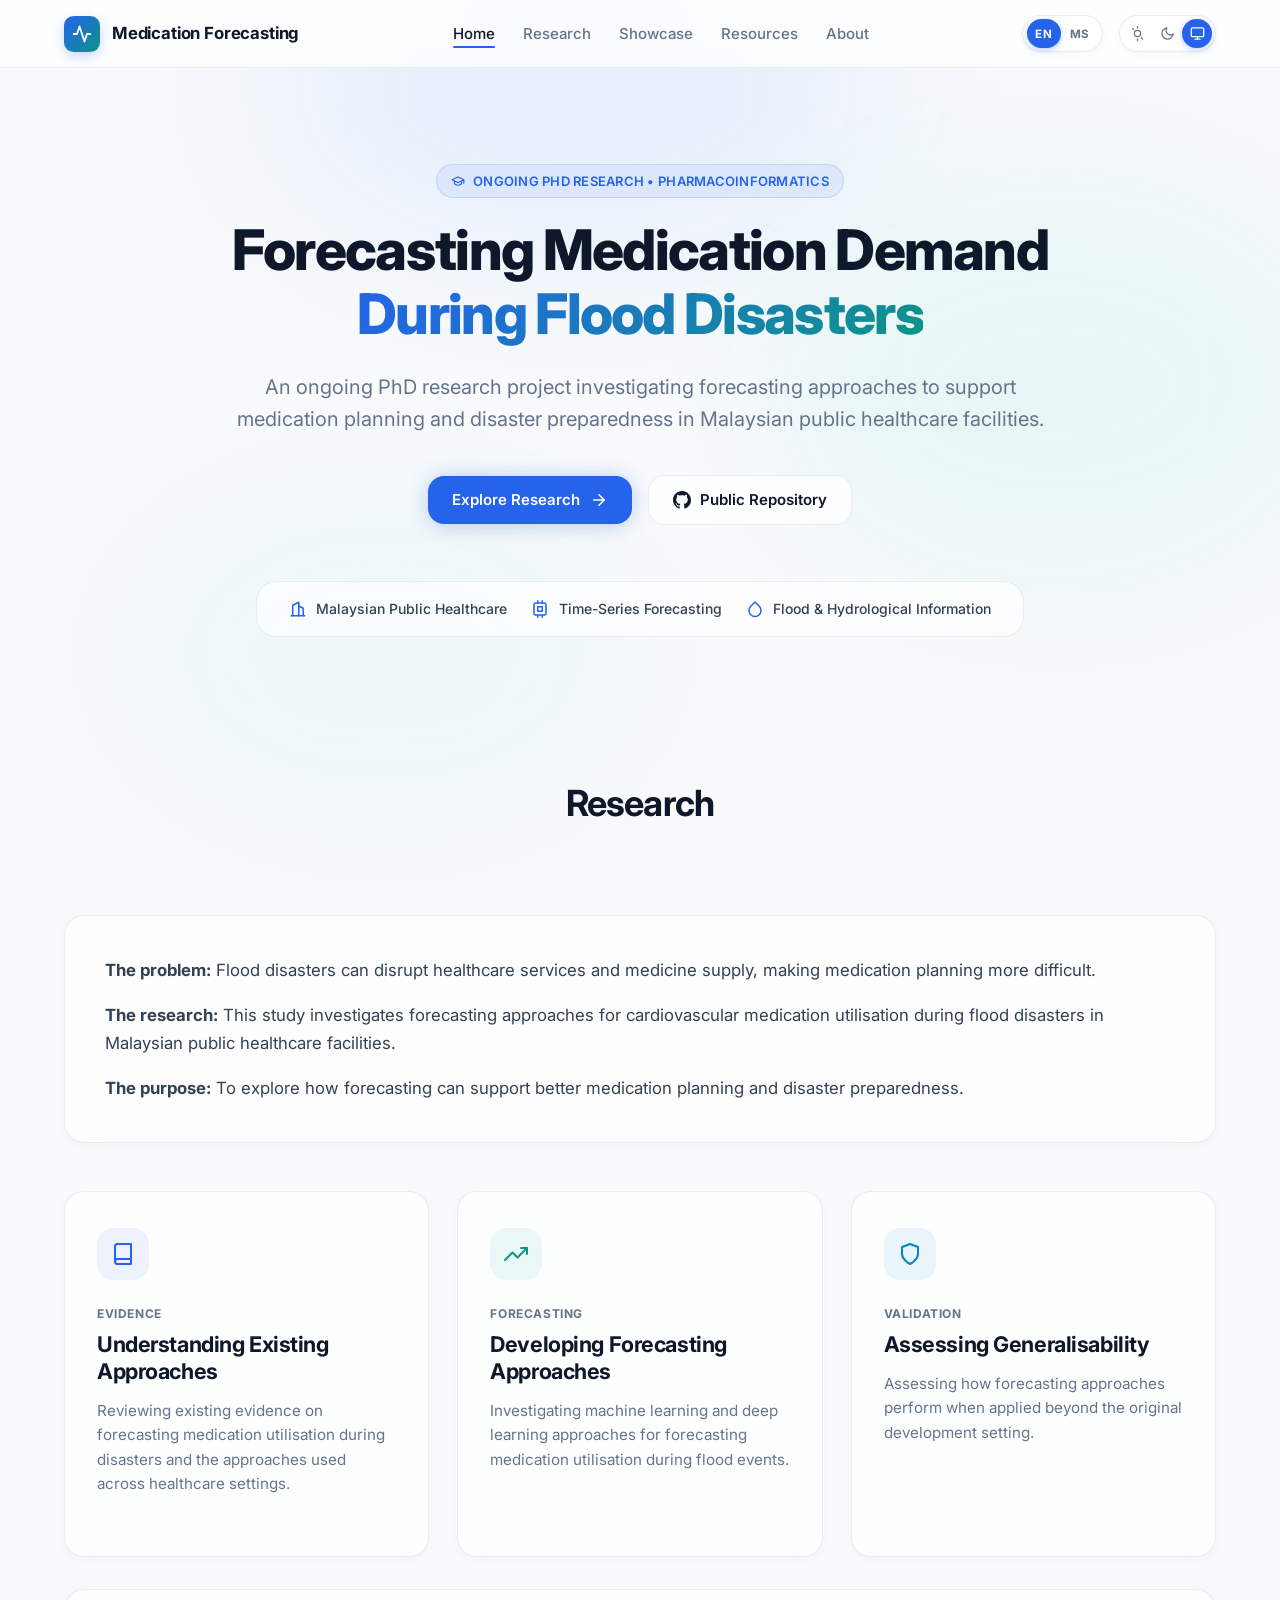
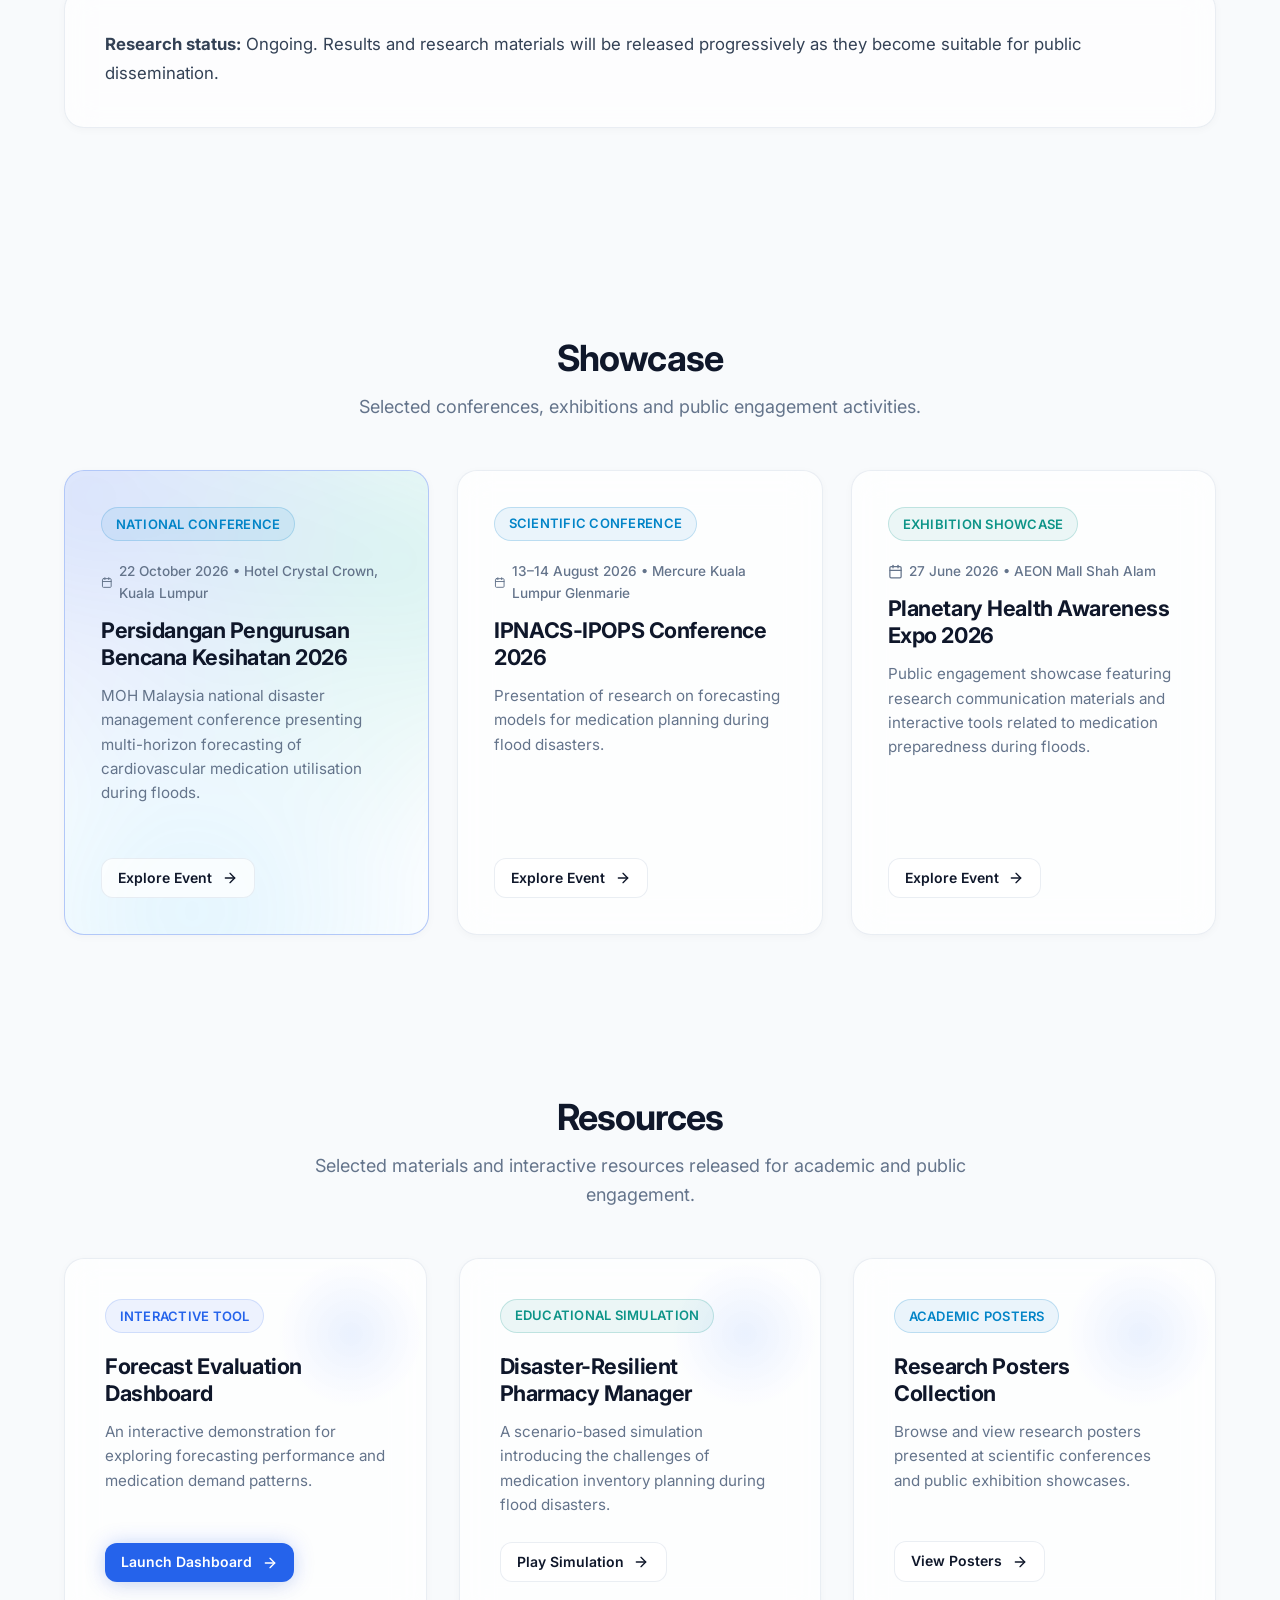
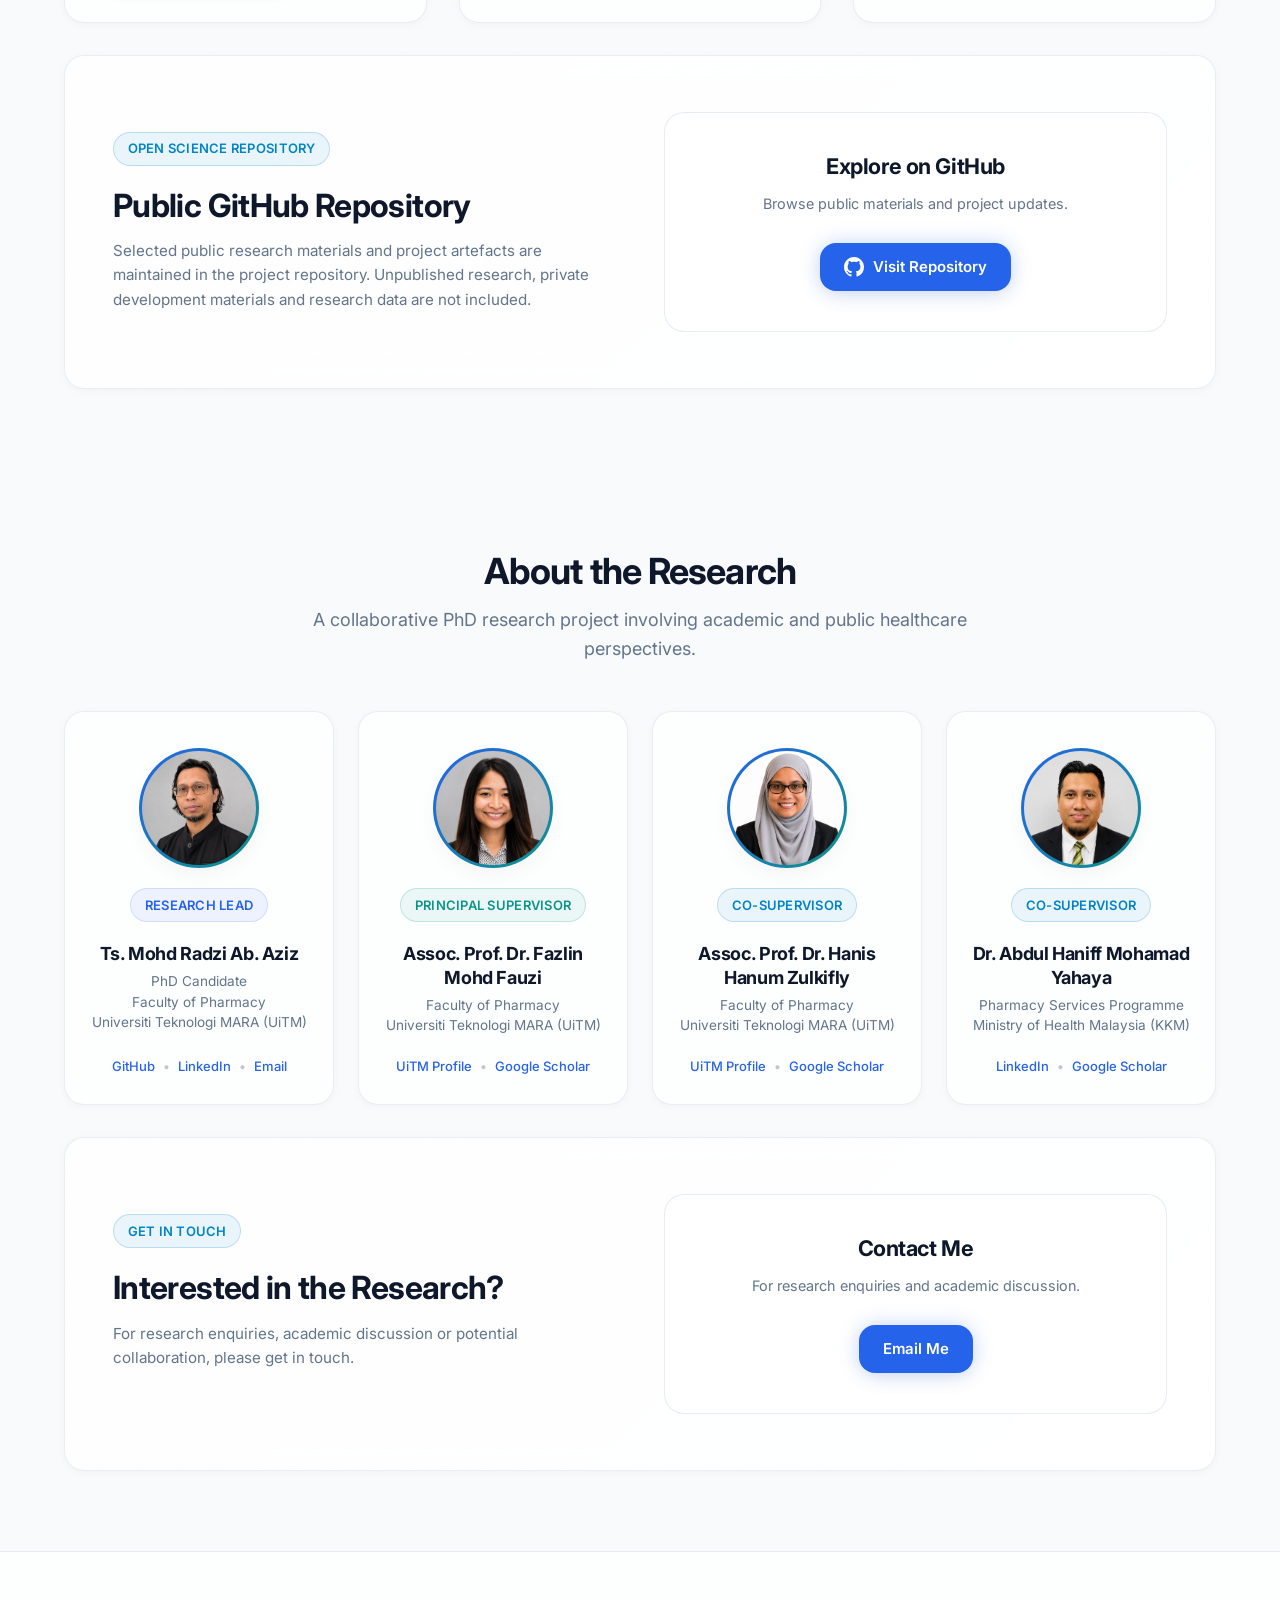
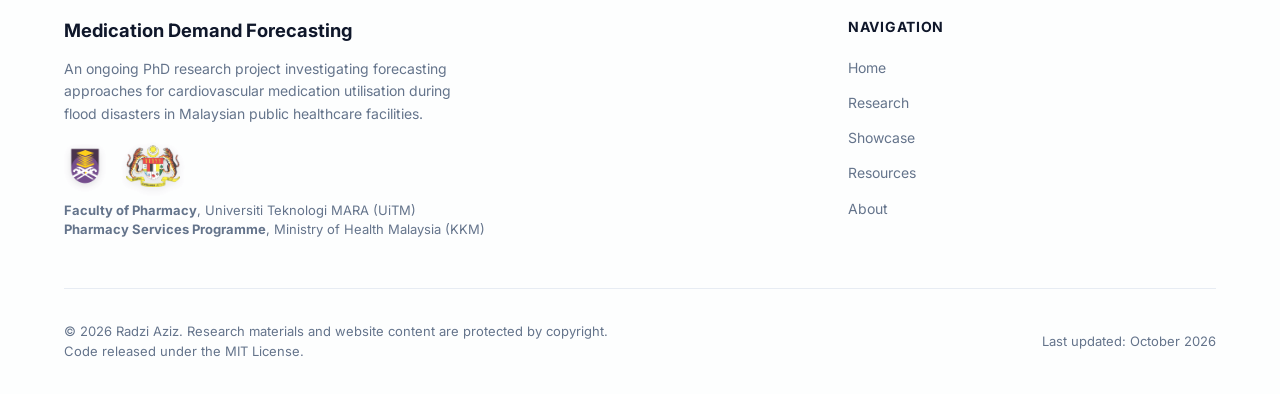
<file: index.html>
<!DOCTYPE html>
<html lang="en" data-theme="system">
<head>
  <meta charset="UTF-8">
  <meta name="viewport" content="width=device-width, initial-scale=1.0">
  <title>Forecasting Medication Demand During Flood Disasters | Research</title>
  <meta name="description" content="Ongoing PhD research on forecasting medication demand during flood disasters in Malaysian public healthcare facilities.">
  <meta name="keywords" content="Medication Demand Forecasting, Flood Disasters, Time Series Forecasting, Pharmacoinformatics, UiTM, Malaysia">
  <meta name="author" content="Ts. Mohd Radzi bin Ab. Aziz">

  <!-- Favicon -->
  <link rel="icon" type="image/svg+xml" href="data:image/svg+xml,<svg xmlns='http://www.w3.org/2000/svg' viewBox='0 0 24 24' fill='none' stroke='%232563eb' stroke-width='2.2' stroke-linecap='round' stroke-linejoin='round'><polyline points='22 12 18 12 15 21 9 3 6 12 2 12'/></svg>">

  <!-- Open Graph & Social Media -->
  <meta property="og:title" content="Forecasting Medication Demand During Flood Disasters">
  <meta property="og:description" content="PhD research exploring AI and time-series forecasting for disaster-resilient pharmaceutical logistics in Malaysian public healthcare facilities.">
  <meta property="og:type" content="website">
  <meta property="og:url" content="https://radziaziz.github.io/med-flood/">
  <meta property="og:image" content="assets/global_smape_reverted_clean.png">

  <!-- Twitter Cards -->
  <meta name="twitter:card" content="summary_large_image">
  <meta name="twitter:title" content="Forecasting Medication Demand During Flood Disasters">
  <meta name="twitter:description" content="PhD research exploring AI and time-series forecasting for disaster-resilient pharmaceutical logistics in Malaysian public healthcare facilities.">
  <meta name="twitter:image" content="assets/global_smape_reverted_clean.png">

  <!-- Inline theme and language initializer to prevent Flash of Unstyled Theme/Text -->
  <script>
    (function() {
      const savedTheme = localStorage.getItem('medforecast_theme') || 'system';
      let isDark = false;
      if (savedTheme === 'dark') {
        isDark = true;
      } else if (savedTheme === 'system') {
        isDark = window.matchMedia('(prefers-color-scheme: dark)').matches;
      }
      document.documentElement.setAttribute('data-theme', isDark ? 'dark' : 'light');

      const savedLang = localStorage.getItem('medforecast_lang') || 'en';
      document.documentElement.setAttribute('lang', savedLang);
    })();
  </script>

  <!-- Google Fonts: Inter -->
  <link rel="preconnect" href="https://fonts.googleapis.com">
  <link rel="preconnect" href="https://fonts.gstatic.com" crossorigin>
  <link href="https://fonts.googleapis.com/css2?family=Inter:wght@300;400;500;600;700;800&display=swap" rel="stylesheet">

  <!-- Main Stylesheet -->
  <link rel="stylesheet" href="assets/styles.css">
</head>

<body>

  <!-- Accessibility Skip Link -->
  <a href="#main-content" class="skip-link">Skip to main content</a>

  <div class="aurora-bg" aria-hidden="true">
    <div class="aurora-blob aurora-blob-1"></div>
    <div class="aurora-blob aurora-blob-2"></div>
    <div class="aurora-blob aurora-blob-3"></div>
  </div>

  <header class="header-nav" id="top">
    <div class="container header-container">
      <a href="#home" class="nav-brand" aria-label="Research Homepage">
        <div class="nav-brand-icon">
          <svg width="20" height="20" viewBox="0 0 24 24" fill="none" stroke="currentColor"
               stroke-width="2.2" stroke-linecap="round" stroke-linejoin="round" aria-hidden="true">
            <polyline points="22 12 18 12 15 21 9 3 6 12 2 12"></polyline>
          </svg>
        </div>
        <span>Medication Forecasting</span>
      </a>

      <nav aria-label="Primary Navigation">
        <ul class="nav-menu" id="nav-menu">
          <li><a href="#home" class="nav-link active" data-i18n="nav_home">Home</a></li>
          <li><a href="#research" class="nav-link" data-i18n="nav_research">Research</a></li>
          <li><a href="#showcase" class="nav-link" data-i18n="nav_showcase">Showcase</a></li>
          <li><a href="#resources" class="nav-link" data-i18n="nav_resources">Resources</a></li>
          <li><a href="#about" class="nav-link" data-i18n="nav_about">About</a></li>
        </ul>
      </nav>

      <div class="nav-controls">
        <!-- Dual Language Toggle (EN / MS) -->
        <div class="lang-switcher" role="radiogroup" aria-label="Language selector">
          <button type="button" class="lang-btn active" data-lang-set="en"
                  aria-label="Switch to English" title="English">EN</button>
          <button type="button" class="lang-btn" data-lang-set="ms"
                  aria-label="Tukar ke Bahasa Melayu" title="Bahasa Melayu">MS</button>
        </div>

        <div class="theme-switcher" role="radiogroup" aria-label="Color theme switcher">
          <button type="button" class="theme-btn" data-theme-set="light"
                  aria-label="Switch to Light Theme" title="Light Theme">
            <svg width="15" height="15" viewBox="0 0 24 24" fill="none" stroke="currentColor"
                 stroke-width="2" stroke-linecap="round" stroke-linejoin="round" aria-hidden="true">
              <circle cx="12" cy="12" r="5"></circle>
              <line x1="12" y1="1" x2="12" y2="3"></line>
              <line x1="12" y1="21" x2="12" y2="23"></line>
              <line x1="4.22" y1="4.22" x2="5.64" y2="5.64"></line>
              <line x1="18.36" y1="18.36" x2="19.78" y2="21"></line>
            </svg>
          </button>
          <button type="button" class="theme-btn" data-theme-set="dark"
                  aria-label="Switch to Dark Theme" title="Dark Theme">
            <svg width="15" height="15" viewBox="0 0 24 24" fill="none" stroke="currentColor"
                 stroke-width="2" stroke-linecap="round" stroke-linejoin="round" aria-hidden="true">
              <path d="M21 12.79A9 9 0 1 1 11.21 3 7 7 0 0 0 21 12.79z"></path>
            </svg>
          </button>
          <button type="button" class="theme-btn active" data-theme-set="system"
                  aria-label="Switch to System Theme" title="System Preference">
            <svg width="15" height="15" viewBox="0 0 24 24" fill="none" stroke="currentColor"
                 stroke-width="2" stroke-linecap="round" stroke-linejoin="round" aria-hidden="true">
              <rect x="2" y="3" width="20" height="14" rx="2"></rect>
              <line x1="8" y1="21" x2="16" y2="21"></line>
              <line x1="12" y1="17" x2="12" y2="21"></line>
            </svg>
          </button>
        </div>

        <button type="button" class="mobile-toggle" id="mobile-toggle"
                aria-label="Toggle mobile menu" aria-expanded="false">
          <svg width="24" height="24" viewBox="0 0 24 24" fill="none" stroke="currentColor"
               stroke-width="2" stroke-linecap="round" stroke-linejoin="round" aria-hidden="true">
            <line x1="3" y1="12" x2="21" y2="12"></line>
            <line x1="3" y1="6" x2="21" y2="6"></line>
            <line x1="3" y1="18" x2="21" y2="18"></line>
          </svg>
        </button>
      </div>
    </div>
  </header>

  <main id="main-content">

    <!-- HERO -->
    <section class="hero-section" id="home">
      <div class="container">
        <div class="hero-content fade-in">
          <div class="badge" data-i18n="hero_badge">
            <svg width="14" height="14" viewBox="0 0 24 24" fill="none" stroke="currentColor"
                 stroke-width="2" stroke-linecap="round" stroke-linejoin="round" aria-hidden="true">
              <path d="M22 10v6M2 10l10-5 10 5-10 5z"></path>
              <path d="M6 12v5c3 3 9 3 12 0v-5"></path>
            </svg>
            Ongoing PhD Research • Pharmacoinformatics
          </div>

          <h1 class="hero-title" data-i18n="hero_title">
            Forecasting Medication Demand <br>
            <span class="text-gradient">During Flood Disasters</span>
          </h1>

          <p class="hero-subtitle" data-i18n="hero_subtitle">
            An ongoing PhD research project investigating forecasting approaches
            to support medication planning and disaster preparedness in Malaysian
            public healthcare facilities.
          </p>

          <div class="hero-actions">
            <a href="#research" class="btn btn-primary">
              <span data-i18n="hero_btn_explore">Explore Research</span>
              <svg width="18" height="18" viewBox="0 0 24 24" fill="none" stroke="currentColor"
                   stroke-width="2" stroke-linecap="round" stroke-linejoin="round" aria-hidden="true">
                <line x1="5" y1="12" x2="19" y2="12"></line>
                <polyline points="12 5 19 12 12 19"></polyline>
              </svg>
            </a>

            <a href="https://github.com/radziaziz/med-flood" target="_blank"
               rel="noopener noreferrer" class="btn btn-secondary">
              <svg width="18" height="18" viewBox="0 0 24 24" fill="currentColor" aria-hidden="true">
                <path d="M12 0C5.37 0 0 5.37 0 12c0 5.31 3.435 9.795 8.205 11.385.6.105.825-.255.825-.57
                         0-.285-.015-1.23-.015-2.235-3.015.555-3.795-.735-4.035-1.41-.135-.345-.72-1.41-1.23-1.695
                         -.42-.225-1.02-.78-.015-.795.945-.015 1.62.87 1.845 1.23 1.08 1.815 2.805 1.305
                         3.495.99.105-.78.42-1.305.765-1.605-2.67-.3-5.46-1.335-5.46-5.925
                         0-1.305.465-2.385 1.23-3.225-.12-.3-.54-1.53.12-3.18 0 0 1.005-.315 3.3 1.23
                         .96-.27 1.98-.405 3-.405s2.04.135 3 .405c2.295-1.56 3.3-1.23 3.3-1.23
                         .66 1.65.24 2.88.12 3.18.765.84 1.23 1.905 1.23 3.225 0 4.605-2.805 5.625-5.475
                         5.925.435.375.81 1.095.81 2.22 0 1.605-.015 2.895-.015 3.3 0 .315.225.69.825.57
                         A12.02 12.02 0 0024 12c0-6.63-5.37-12-12-12z"></path>
              </svg>
              <span data-i18n="hero_btn_repo">Public Repository</span>
            </a>
          </div>

          <div class="hero-highlights">
            <div class="highlight-item">
              <span class="highlight-icon">
                <svg width="18" height="18" viewBox="0 0 24 24" fill="none" stroke="currentColor"
                     stroke-width="2" stroke-linecap="round" stroke-linejoin="round" aria-hidden="true">
                  <path d="M3 21h18"></path><path d="M5 21V7l8-4v18"></path><path d="M19 21V11l-6-3"></path>
                </svg>
              </span>
              <span data-i18n="hero_hl_1">Malaysian Public Healthcare</span>
            </div>

            <div class="highlight-item">
              <span class="highlight-icon">
                <svg width="18" height="18" viewBox="0 0 24 24" fill="none" stroke="currentColor"
                     stroke-width="2" stroke-linecap="round" stroke-linejoin="round" aria-hidden="true">
                  <rect x="4" y="4" width="16" height="16" rx="2"></rect>
                  <rect x="9" y="9" width="6" height="6"></rect>
                  <line x1="9" y1="1" x2="9" y2="4"></line>
                  <line x1="15" y1="1" x2="15" y2="4"></line>
                  <line x1="9" y1="20" x2="9" y2="23"></line>
                  <line x1="15" y1="20" x2="15" y2="23"></line>
                </svg>
              </span>
              <span data-i18n="hero_hl_2">Time-Series Forecasting</span>
            </div>

            <div class="highlight-item">
              <span class="highlight-icon">
                <svg width="18" height="18" viewBox="0 0 24 24" fill="none" stroke="currentColor"
                     stroke-width="2" stroke-linecap="round" stroke-linejoin="round" aria-hidden="true">
                  <path d="M12 2.69l5.66 5.66a8 8 0 1 1-11.31 0z"></path>
                </svg>
              </span>
              <span data-i18n="hero_hl_3">Flood &amp; Hydrological Information</span>
            </div>
          </div>
        </div>
      </div>
    </section>

    <!-- RESEARCH -->
    <section class="section" id="research">
      <div class="container">
        <h2 class="section-title fade-in" data-i18n="res_title">Research</h2>
        <p class="section-subtitle fade-in" data-i18n="res_subtitle">
          A focused PhD study on forecasting medication utilisation during flood disasters.
        </p>

        <div class="research-overview glass-panel fade-in">
          <p data-i18n="res_prob">
            <strong>The problem:</strong> Flood disasters can disrupt healthcare services
            and medicine supply, making medication planning more difficult.
          </p>
          <p data-i18n="res_study">
            <strong>The research:</strong> This study investigates forecasting approaches
            for cardiovascular medication utilisation during flood disasters in Malaysian
            public healthcare facilities.
          </p>
          <p data-i18n="res_purpose">
            <strong>The purpose:</strong> To explore how forecasting can support better
            medication planning and disaster preparedness.
          </p>
        </div>

        <div class="cards-grid-3">
          <article class="objective-card glass-panel fade-in">
            <div class="card-icon-wrapper">
              <svg width="24" height="24" viewBox="0 0 24 24" fill="none" stroke="currentColor"
                   stroke-width="2" stroke-linecap="round" stroke-linejoin="round" aria-hidden="true">
                <path d="M4 19.5A2.5 2.5 0 0 1 6.5 17H20"></path>
                <path d="M6.5 2H20v20H6.5A2.5 2.5 0 0 1 4 19.5v-15A2.5 2.5 0 0 1 6.5 2z"></path>
              </svg>
            </div>
            <div class="card-header-tag" data-i18n="ro1_tag">Evidence</div>
            <h3 class="card-title" data-i18n="ro1_title">Understanding Existing Approaches</h3>
            <p class="card-description" data-i18n="ro1_desc">
              Reviewing existing evidence on forecasting medication utilisation during
              disasters and the approaches used across healthcare settings.
            </p>
          </article>

          <article class="objective-card glass-panel fade-in">
            <div class="card-icon-wrapper">
              <svg width="24" height="24" viewBox="0 0 24 24" fill="none" stroke="currentColor"
                   stroke-width="2" stroke-linecap="round" stroke-linejoin="round" aria-hidden="true">
                <polyline points="23 6 13.5 15.5 8.5 10.5 1 18"></polyline>
                <polyline points="17 6 23 6 23 12"></polyline>
              </svg>
            </div>
            <div class="card-header-tag" data-i18n="ro2_tag">Forecasting</div>
            <h3 class="card-title" data-i18n="ro2_title">Developing Forecasting Approaches</h3>
            <p class="card-description" data-i18n="ro2_desc">
              Investigating machine learning and deep learning approaches for forecasting
              medication utilisation during flood events.
            </p>
          </article>

          <article class="objective-card glass-panel fade-in">
            <div class="card-icon-wrapper">
              <svg width="24" height="24" viewBox="0 0 24 24" fill="none" stroke="currentColor"
                   stroke-width="2" stroke-linecap="round" stroke-linejoin="round" aria-hidden="true">
                <path d="M12 22s8-4 8-10V5l-8-3-8 3v7c0 6 8 10 8 10z"></path>
              </svg>
            </div>
            <div class="card-header-tag" data-i18n="ro3_tag">Validation</div>
            <h3 class="card-title" data-i18n="ro3_title">Assessing Generalisability</h3>
            <p class="card-description" data-i18n="ro3_desc">
              Assessing how forecasting approaches perform when applied beyond the
              original development setting.
            </p>
          </article>
        </div>

        <div class="research-overview glass-panel fade-in" style="margin-top: 2rem;">
          <p data-i18n="res_status">
            <strong>Research status:</strong> Ongoing. Results and research materials will
            be released progressively as they become suitable for public dissemination.
          </p>
        </div>
      </div>
    </section>

    <!-- SHOWCASE -->
    <section class="section" id="showcase">
      <div class="container">
        <h2 class="section-title fade-in" data-i18n="showcase_title">Showcase</h2>
        <p class="section-subtitle fade-in" data-i18n="showcase_subtitle">
          Selected conferences, exhibitions and public engagement activities.
        </p>

        <div class="cards-grid-3">

          <article class="showcase-card glass-panel fx-aurora fade-in">
            <div class="showcase-content">
              <div class="badge badge-cyan" data-i18n="sc1_badge">National Conference</div>
              <div class="showcase-date">
                <svg width="15" height="15" viewBox="0 0 24 24" fill="none" stroke="currentColor"
                     stroke-width="2" stroke-linecap="round" stroke-linejoin="round" aria-hidden="true">
                  <rect x="3" y="4" width="18" height="18" rx="2"></rect>
                  <line x1="16" y1="2" x2="16" y2="6"></line>
                  <line x1="8" y1="2" x2="8" y2="6"></line>
                  <line x1="3" y1="10" x2="21" y2="10"></line>
                </svg>
                <span data-i18n="sc1_date">22 October 2026 • Hotel Crystal Crown, Kuala Lumpur</span>
              </div>
              <h3 class="card-title" data-i18n="sc1_title">Persidangan Pengurusan Bencana Kesihatan 2026</h3>
              <p class="card-description" data-i18n="sc1_desc">
                MOH Malaysia national disaster management conference presenting multi-horizon forecasting of cardiovascular medication utilisation during floods.
              </p>
            </div>
            <div>
              <a href="showcase/pengurusan-bencana-kesihatan-2026/" class="btn btn-secondary btn-sm">
                <span data-i18n="sc_btn">Explore Event</span>
                <svg width="16" height="16" viewBox="0 0 24 24" fill="none" stroke="currentColor"
                     stroke-width="2" stroke-linecap="round" stroke-linejoin="round" aria-hidden="true">
                  <line x1="5" y1="12" x2="19" y2="12"></line>
                  <polyline points="12 5 19 12 12 19"></polyline>
                </svg>
              </a>
            </div>
          </article>

          <article class="showcase-card glass-panel fade-in">
            <div class="showcase-content">
              <div class="badge badge-cyan" data-i18n="sc2_badge">Scientific Conference</div>
              <div class="showcase-date">
                <svg width="15" height="15" viewBox="0 0 24 24" fill="none" stroke="currentColor"
                     stroke-width="2" stroke-linecap="round" stroke-linejoin="round" aria-hidden="true">
                  <rect x="3" y="4" width="18" height="18" rx="2"></rect>
                  <line x1="16" y1="2" x2="16" y2="6"></line>
                  <line x1="8" y1="2" x2="8" y2="6"></line>
                  <line x1="3" y1="10" x2="21" y2="10"></line>
                </svg>
                <span data-i18n="sc2_date">13–14 August 2026 • Mercure Kuala Lumpur Glenmarie</span>
              </div>
              <h3 class="card-title" data-i18n="sc2_title">IPNACS-IPOPS Conference 2026</h3>
              <p class="card-description" data-i18n="sc2_desc">
                Presentation of research on forecasting models for medication planning
                during flood disasters.
              </p>
            </div>
            <div>
              <a href="showcase/ipnacs-ipops-2026/" class="btn btn-secondary btn-sm">
                <span data-i18n="sc_btn">Explore Event</span>
                <svg width="16" height="16" viewBox="0 0 24 24" fill="none" stroke="currentColor"
                     stroke-width="2" stroke-linecap="round" stroke-linejoin="round" aria-hidden="true">
                  <line x1="5" y1="12" x2="19" y2="12"></line>
                  <polyline points="12 5 19 12 12 19"></polyline>
                </svg>
              </a>
            </div>
          </article>

          <article class="showcase-card glass-panel fade-in">
            <div class="showcase-content">
              <div class="badge badge-teal" data-i18n="sc3_badge">Exhibition Showcase</div>
              <div class="showcase-date">
                <svg width="15" height="15" viewBox="0 0 24 24" fill="none" stroke="currentColor"
                     stroke-width="2" stroke-linecap="round" stroke-linejoin="round" aria-hidden="true">
                  <rect x="3" y="4" width="18" height="18" rx="2"></rect>
                  <line x1="16" y1="2" x2="16" y2="6"></line>
                  <line x1="8" y1="2" x2="8" y2="6"></line>
                  <line x1="3" y1="10" x2="21" y2="10"></line>
                </svg>
                <span data-i18n="sc3_date">27 June 2026 • AEON Mall Shah Alam</span>
              </div>
              <h3 class="card-title" data-i18n="sc3_title">Planetary Health Awareness Expo 2026</h3>
              <p class="card-description" data-i18n="sc3_desc">
                Public engagement showcase featuring research communication materials
                and interactive tools related to medication preparedness during floods.
              </p>
            </div>
            <div>
              <a href="showcase/planetary-health-2026/" class="btn btn-secondary btn-sm">
                <span data-i18n="sc_btn">Explore Event</span>
                <svg width="16" height="16" viewBox="0 0 24 24" fill="none" stroke="currentColor"
                     stroke-width="2" stroke-linecap="round" stroke-linejoin="round" aria-hidden="true">
                  <line x1="5" y1="12" x2="19" y2="12"></line>
                  <polyline points="12 5 19 12 12 19"></polyline>
                </svg>
              </a>
            </div>
          </article>

        </div>
      </div>
    </section>

    <!-- RESOURCES -->
    <section class="section" id="resources">
      <div class="container">
        <h2 class="section-title fade-in" data-i18n="resrc_title">Resources</h2>
        <p class="section-subtitle fade-in" data-i18n="resrc_subtitle">
          Selected materials and interactive resources released for academic and public engagement.
        </p>

        <div class="resources-grid">

          <article class="resource-card glass-panel fade-in">
            <div>
              <div class="badge" data-i18n="resrc1_badge">Interactive Tool</div>
              <h3 class="card-title" data-i18n="resrc1_title">Forecast Evaluation Dashboard</h3>
              <p class="card-description" data-i18n="resrc1_desc">
                An interactive demonstration for exploring forecasting performance
                and medication demand patterns.
              </p>
            </div>
            <div>
              <a href="dashboard/interactive_forecast_dashboard.html" class="btn btn-primary btn-sm">
                <span data-i18n="resrc1_btn">Launch Dashboard</span>
                <svg width="16" height="16" viewBox="0 0 24 24" fill="none" stroke="currentColor"
                     stroke-width="2" stroke-linecap="round" stroke-linejoin="round" aria-hidden="true">
                  <line x1="5" y1="12" x2="19" y2="12"></line>
                  <polyline points="12 5 19 12 12 19"></polyline>
                </svg>
              </a>
            </div>
          </article>

          <article class="resource-card glass-panel fade-in">
            <div>
              <div class="badge badge-teal" data-i18n="resrc2_badge">Educational Simulation</div>
              <h3 class="card-title" data-i18n="resrc2_title">Disaster-Resilient Pharmacy Manager</h3>
              <p class="card-description" data-i18n="resrc2_desc">
                A scenario-based simulation introducing the challenges of medication
                inventory planning during flood disasters.
              </p>
            </div>
            <div>
              <a href="game/" class="btn btn-secondary btn-sm">
                <span data-i18n="resrc2_btn">Play Simulation</span>
                <svg width="16" height="16" viewBox="0 0 24 24" fill="none" stroke="currentColor"
                     stroke-width="2" stroke-linecap="round" stroke-linejoin="round" aria-hidden="true">
                  <line x1="5" y1="12" x2="19" y2="12"></line>
                  <polyline points="12 5 19 12 12 19"></polyline>
                </svg>
              </a>
            </div>
          </article>

          <article class="resource-card glass-panel fade-in">
            <div>
              <div class="badge badge-cyan" data-i18n="resrc3_badge">Academic Posters</div>
              <h3 class="card-title" data-i18n="resrc3_title">Research Posters Collection</h3>
              <p class="card-description" data-i18n="resrc3_desc">
                Browse and view research posters presented at scientific conferences and public exhibition showcases.
              </p>
            </div>
            <div>
              <a href="posters/" class="btn btn-secondary btn-sm">
                <span data-i18n="resrc3_btn">View Posters</span>
                <svg width="16" height="16" viewBox="0 0 24 24" fill="none" stroke="currentColor"
                     stroke-width="2" stroke-linecap="round" stroke-linejoin="round" aria-hidden="true">
                  <line x1="5" y1="12" x2="19" y2="12"></line>
                  <polyline points="12 5 19 12 12 19"></polyline>
                </svg>
              </a>
            </div>
          </article>

        </div>

        <div class="repo-card glass-panel fade-in" style="margin-top: 2rem;">
          <div class="repo-content-wrapper">
            <div>
              <div class="badge badge-cyan" data-i18n="repo_badge">Open Science Repository</div>
              <h2 class="card-title" style="font-size: 2rem;" data-i18n="repo_title">Public GitHub Repository</h2>
              <p class="card-description" style="margin-bottom: 0;" data-i18n="repo_desc">
                Selected public research materials and project artefacts are maintained
                in the project repository. Unpublished research, private development
                materials and research data are not included.
              </p>
            </div>

            <div class="repo-cta-box">
              <h3 class="repo-cta-title" data-i18n="repo_cta_title">Explore on GitHub</h3>
              <p class="repo-cta-desc" data-i18n="repo_cta_desc">Browse public materials and project updates.</p>
              <a href="https://github.com/radziaziz/med-flood"
                 target="_blank" rel="noopener noreferrer" class="btn btn-primary">
                <svg width="20" height="20" viewBox="0 0 24 24" fill="currentColor" aria-hidden="true">
                  <path d="M12 0C5.37 0 0 5.37 0 12c0 5.31 3.435 9.795 8.205 11.385.6.105.825-.255.825-.57
                           0-.285-.015-1.23-.015-2.235-3.015.555-3.795-.735-4.035-1.41-.135-.345-.72-1.41-1.23-1.695
                           -.42-.225-1.02-.78-.015-.795.945-.015 1.62.87 1.845 1.23 1.08 1.815 2.805 1.305
                           3.495.99.105-.78.42-1.305.765-1.605-2.67-.3-5.46-1.335-5.46-5.925
                           0-1.305.465-2.385 1.23-3.225-.12-.3-.54-1.53.12-3.18 0 0 1.005-.315 3.3 1.23
                           .96-.27 1.98-.405 3-.405s2.04.135 3 .405c2.295-1.56 3.3-1.23 3.3-1.23
                           .66 1.65.24 2.88.12 3.18.765.84 1.23 1.905 1.23 3.225 0 4.605-2.805 5.625-5.475
                           5.925.435.375.81 1.095.81 2.22 0 1.605-.015 2.895-.015 3.3 0 .315.225.69.825.57
                           A12.02 12.02 0 0024 12c0-6.63-5.37-12-12-12z"></path>
                </svg>
                <span data-i18n="repo_cta_btn">Visit Repository</span>
              </a>
            </div>
          </div>
        </div>
      </div>
    </section>

    <!-- ABOUT / CONNECT -->
    <section class="section" id="about">
      <div class="container">
        <h2 class="section-title fade-in" data-i18n="about_title">About the Research</h2>
        <p class="section-subtitle fade-in" data-i18n="about_subtitle">
          A collaborative PhD research project involving academic and public healthcare perspectives.
        </p>

        <div class="cards-grid-4">

          <article class="team-card glass-panel fade-in">
            <div>
              <div class="team-avatar-wrapper">
                <img src="assets/radzi.png" alt="Ts. Mohd Radzi Ab. Aziz" class="team-avatar" width="96" height="96" loading="lazy">
              </div>
              <div class="badge" data-i18n="team_role_lead">Research Lead</div>
              <h3 class="team-name">Ts. Mohd Radzi Ab. Aziz</h3>
              <div class="team-affiliation" data-i18n="team_affil_lead">
                PhD Candidate<br>
                Faculty of Pharmacy<br>
                Universiti Teknologi MARA (UiTM)
              </div>
            </div>
            <div class="team-links">
              <a href="https://github.com/radziaziz" target="_blank" rel="noopener noreferrer" class="team-link">GitHub</a>
              <span class="team-link-divider">•</span>
              <a href="https://www.linkedin.com/in/radzi-aziz/" target="_blank" rel="noopener noreferrer" class="team-link">LinkedIn</a>
              <span class="team-link-divider">•</span>
              <a href="mailto:radziaziz@gmail.com" class="team-link">Email</a>
            </div>
          </article>

          <article class="team-card glass-panel fade-in">
            <div>
              <div class="team-avatar-wrapper">
                <img src="assets/fazlin.png" alt="Assoc. Prof. Dr. Fazlin Mohd Fauzi" class="team-avatar" width="96" height="96" loading="lazy">
              </div>
              <div class="badge badge-teal" data-i18n="team_role_sup1">Principal Supervisor</div>
              <h3 class="team-name">Assoc. Prof. Dr. Fazlin Mohd Fauzi</h3>
              <div class="team-affiliation" data-i18n="team_affil_sup1">
                Faculty of Pharmacy<br>
                Universiti Teknologi MARA (UiTM)
              </div>
            </div>
            <div class="team-links">
              <a href="https://expert.uitm.edu.my/expert/fazlin5465" target="_blank" rel="noopener noreferrer" class="team-link">UiTM Profile</a>
              <span class="team-link-divider">•</span>
              <a href="https://scholar.google.com/citations?user=edbaoIkAAAAJ&amp;hl=en" target="_blank" rel="noopener noreferrer" class="team-link">Google Scholar</a>
            </div>
          </article>

          <article class="team-card glass-panel fade-in">
            <div>
              <div class="team-avatar-wrapper">
                <img src="assets/hanis.png" alt="Assoc. Prof. Dr. Hanis Hanum Zulkifly" class="team-avatar" width="96" height="96" loading="lazy">
              </div>
              <div class="badge badge-cyan" data-i18n="team_role_sup2">Co-Supervisor</div>
              <h3 class="team-name">Assoc. Prof. Dr. Hanis Hanum Zulkifly</h3>
              <div class="team-affiliation" data-i18n="team_affil_sup2">
                Faculty of Pharmacy<br>
                Universiti Teknologi MARA (UiTM)
              </div>
            </div>
            <div class="team-links">
              <a href="https://expert.uitm.edu.my/expert/hanish2984" target="_blank" rel="noopener noreferrer" class="team-link">UiTM Profile</a>
              <span class="team-link-divider">•</span>
              <a href="https://scholar.google.com/citations?user=sHw6V4cAAAAJ&amp;hl=en" target="_blank" rel="noopener noreferrer" class="team-link">Google Scholar</a>
            </div>
          </article>

          <article class="team-card glass-panel fade-in">
            <div>
              <div class="team-avatar-wrapper">
                <img src="assets/haniff.png" alt="Dr. Abdul Haniff Mohamad Yahaya" class="team-avatar" width="96" height="96" loading="lazy">
              </div>
              <div class="badge badge-cyan" data-i18n="team_role_sup3">Co-Supervisor</div>
              <h3 class="team-name">Dr. Abdul Haniff Mohamad Yahaya</h3>
              <div class="team-affiliation" data-i18n="team_affil_sup3">
                Pharmacy Services Programme<br>
                Ministry of Health Malaysia (KKM)
              </div>
            </div>
            <div class="team-links">
              <a href="https://www.linkedin.com/in/abdul-haniff-mohd-yahaya-a4b07243/" target="_blank" rel="noopener noreferrer" class="team-link">LinkedIn</a>
              <span class="team-link-divider">•</span>
              <a href="https://scholar.google.com/citations?user=e8CyZOEAAAAJ&amp;hl=en" target="_blank" rel="noopener noreferrer" class="team-link">Google Scholar</a>
            </div>
          </article>

        </div>

        <div class="repo-card glass-panel fade-in" style="margin-top: 2rem;">
          <div class="repo-content-wrapper">
            <div>
              <div class="badge badge-cyan" data-i18n="contact_badge">Get in Touch</div>
              <h2 class="card-title" style="font-size: 2rem;" data-i18n="contact_title">Interested in the Research?</h2>
              <p class="card-description" data-i18n="contact_desc">
                For research enquiries, academic discussion or potential collaboration,
                please get in touch.
              </p>
            </div>
            <div class="repo-cta-box">
              <h3 class="repo-cta-title" data-i18n="contact_box_title">Contact Me</h3>
              <p class="repo-cta-desc" data-i18n="contact_box_desc">For research enquiries and academic discussion.</p>
              <a href="mailto:radziaziz@gmail.com" class="btn btn-primary">
                <span data-i18n="contact_box_btn">Email Me</span>
              </a>
            </div>
          </div>
        </div>
      </div>
    </section>

  </main>

  <footer class="footer">
    <div class="container">
      <div class="footer-grid">
        <div>
          <div class="footer-brand-title" data-i18n="footer_brand_title">Medication Demand Forecasting</div>
          <p class="footer-brand-desc" data-i18n="footer_brand_desc">
            An ongoing PhD research project investigating forecasting approaches
            for cardiovascular medication utilisation during flood disasters in
            Malaysian public healthcare facilities.
          </p>
          <div class="footer-affiliations">
            <div class="footer-logos">
              <img src="assets/uitm-logo.png" alt="Universiti Teknologi MARA (UiTM)" class="inst-logo" width="100" height="auto" loading="lazy">
              <img src="assets/kkm-logo.png" alt="Ministry of Health Malaysia (KKM)" class="inst-logo" width="100" height="auto" loading="lazy">
            </div>
            <span data-i18n="footer_affil">
              <strong>Faculty of Pharmacy</strong>, Universiti Teknologi MARA (UiTM)<br>
              <strong>Pharmacy Services Programme</strong>, Ministry of Health Malaysia (KKM)
            </span>
          </div>
        </div>

        <div>
          <div class="footer-nav-title" data-i18n="footer_nav_title">Navigation</div>
          <ul class="footer-links">
            <li><a href="#home" data-i18n="nav_home">Home</a></li>
            <li><a href="#research" data-i18n="nav_research">Research</a></li>
            <li><a href="#showcase" data-i18n="nav_showcase">Showcase</a></li>
            <li><a href="#resources" data-i18n="nav_resources">Resources</a></li>
            <li><a href="#about" data-i18n="nav_about">About</a></li>
          </ul>
        </div>
      </div>

      <div class="footer-bottom">
        <div data-i18n="footer_copy">
          &copy; 2026 Radzi Aziz. Research materials and website content are protected by copyright.<br>
          Code released under the MIT License.
        </div>
        <div data-i18n="footer_updated">
          Last updated: October 2026
        </div>
      </div>
    </div>
  </footer>

  <script src="assets/script.js"></script>
</body>
</html>
</file>
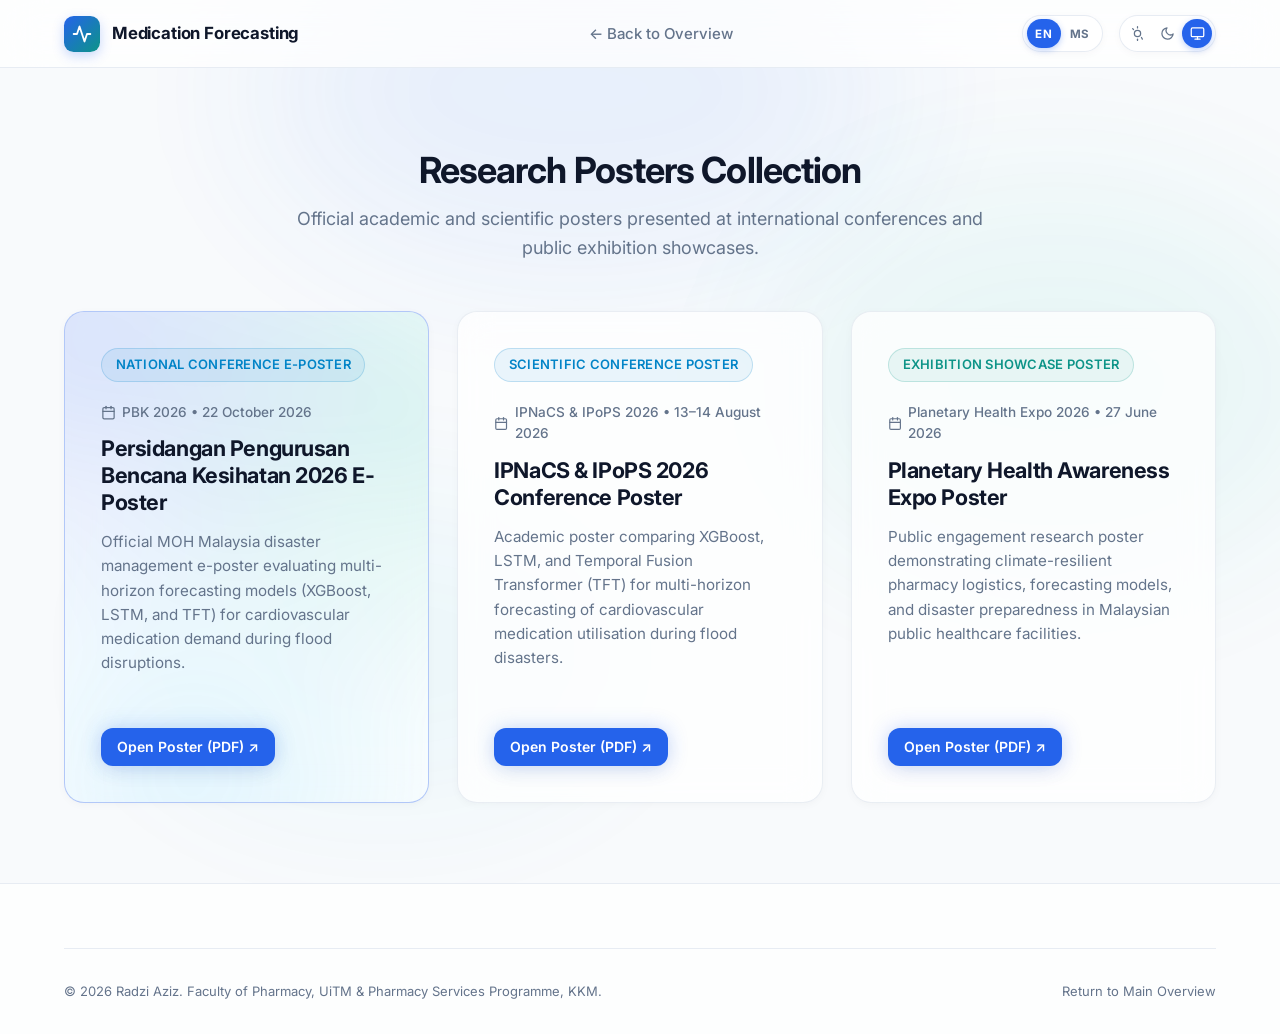
<file: posters/index.html>
<!DOCTYPE html>
<html lang="en" data-theme="system">
<head>
  <meta charset="UTF-8">
  <meta name="viewport" content="width=device-width, initial-scale=1.0">
  <title>Research Posters | Medication Demand Forecasting</title>
  <meta name="description" content="Academic conference and public exhibition research posters for medication demand forecasting during flood disasters.">
  <meta name="author" content="Ts. Mohd Radzi bin Ab. Aziz">

  <!-- Favicon -->
  <link rel="icon" type="image/svg+xml" href="data:image/svg+xml,<svg xmlns='http://www.w3.org/2000/svg' viewBox='0 0 24 24' fill='none' stroke='%232563eb' stroke-width='2.2' stroke-linecap='round' stroke-linejoin='round'><polyline points='22 12 18 12 15 21 9 3 6 12 2 12'/></svg>">

  <!-- Inline theme initializer to prevent FOUC -->
  <script>
    (function() {
      const savedTheme = localStorage.getItem('medforecast_theme') || 'system';
      let isDark = false;
      if (savedTheme === 'dark') {
        isDark = true;
      } else if (savedTheme === 'system') {
        isDark = window.matchMedia('(prefers-color-scheme: dark)').matches;
      }
      document.documentElement.setAttribute('data-theme', isDark ? 'dark' : 'light');

      const savedLang = localStorage.getItem('medforecast_lang') || 'en';
      document.documentElement.setAttribute('lang', savedLang);
    })();
  </script>

  <!-- Google Fonts: Inter -->
  <link rel="preconnect" href="https://fonts.googleapis.com">
  <link rel="preconnect" href="https://fonts.gstatic.com" crossorigin>
  <link href="https://fonts.googleapis.com/css2?family=Inter:wght@300;400;500;600;700;800&display=swap" rel="stylesheet">

  <!-- Main Stylesheet -->
  <link rel="stylesheet" href="../assets/styles.css">
</head>

<body>

  <a href="#main-content" class="skip-link">Skip to main content</a>

  <div class="aurora-bg" aria-hidden="true">
    <div class="aurora-blob aurora-blob-1"></div>
    <div class="aurora-blob aurora-blob-2"></div>
    <div class="aurora-blob aurora-blob-3"></div>
  </div>

  <header class="header-nav" id="top">
    <div class="container header-container">
      <a href="../index.html" class="nav-brand" aria-label="Research Homepage">
        <div class="nav-brand-icon">
          <svg width="20" height="20" viewBox="0 0 24 24" fill="none" stroke="currentColor"
               stroke-width="2.2" stroke-linecap="round" stroke-linejoin="round" aria-hidden="true">
            <polyline points="22 12 18 12 15 21 9 3 6 12 2 12"></polyline>
          </svg>
        </div>
        <span>Medication Forecasting</span>
      </a>

      <nav aria-label="Primary Navigation">
        <ul class="nav-menu">
          <li><a href="../index.html" class="nav-link" data-i18n="posters_back">← Back to Overview</a></li>
        </ul>
      </nav>

      <div class="nav-controls">
        <!-- Dual Language Toggle (EN / MS) -->
        <div class="lang-switcher" role="radiogroup" aria-label="Language selector">
          <button type="button" class="lang-btn active" data-lang-set="en"
                  aria-label="Switch to English" title="English">EN</button>
          <button type="button" class="lang-btn" data-lang-set="ms"
                  aria-label="Tukar ke Bahasa Melayu" title="Bahasa Melayu">MS</button>
        </div>

        <div class="theme-switcher" role="radiogroup" aria-label="Color theme switcher">
          <button type="button" class="theme-btn" data-theme-set="light" aria-label="Switch to Light Theme" title="Light Theme">
            <svg width="15" height="15" viewBox="0 0 24 24" fill="none" stroke="currentColor" stroke-width="2" stroke-linecap="round" stroke-linejoin="round" aria-hidden="true">
              <circle cx="12" cy="12" r="5"></circle>
              <line x1="12" y1="1" x2="12" y2="3"></line>
              <line x1="12" y1="21" x2="12" y2="23"></line>
              <line x1="4.22" y1="4.22" x2="5.64" y2="5.64"></line>
              <line x1="18.36" y1="18.36" x2="19.78" y2="21"></line>
            </svg>
          </button>
          <button type="button" class="theme-btn" data-theme-set="dark" aria-label="Switch to Dark Theme" title="Dark Theme">
            <svg width="15" height="15" viewBox="0 0 24 24" fill="none" stroke="currentColor" stroke-width="2" stroke-linecap="round" stroke-linejoin="round" aria-hidden="true">
              <path d="M21 12.79A9 9 0 1 1 11.21 3 7 7 0 0 0 21 12.79z"></path>
            </svg>
          </button>
          <button type="button" class="theme-btn active" data-theme-set="system" aria-label="Switch to System Theme" title="System Preference">
            <svg width="15" height="15" viewBox="0 0 24 24" fill="none" stroke="currentColor" stroke-width="2" stroke-linecap="round" stroke-linejoin="round" aria-hidden="true">
              <rect x="2" y="3" width="20" height="14" rx="2"></rect>
              <line x1="8" y1="21" x2="16" y2="21"></line>
              <line x1="12" y1="17" x2="12" y2="21"></line>
            </svg>
          </button>
        </div>
      </div>
    </div>
  </header>

  <main id="main-content">
    <section class="section">
      <div class="container">
        <h1 class="section-title fade-in" data-i18n="posters_title">Research Posters Collection</h1>
        <p class="section-subtitle fade-in" data-i18n="posters_subtitle">
          Official academic and scientific posters presented at international conferences and public exhibition showcases.
        </p>

        <div class="cards-grid-3">

          <!-- Poster 1: Persidangan Pengurusan Bencana Kesihatan 2026 -->
          <article class="showcase-card glass-panel fx-aurora fade-in">
            <div class="showcase-content">
              <div class="badge badge-cyan">National Conference E-Poster</div>
              <div class="showcase-date">
                <svg width="15" height="15" viewBox="0 0 24 24" fill="none" stroke="currentColor" stroke-width="2" stroke-linecap="round" stroke-linejoin="round" aria-hidden="true">
                  <rect x="3" y="4" width="18" height="18" rx="2"></rect>
                  <line x1="16" y1="2" x2="16" y2="6"></line>
                  <line x1="8" y1="2" x2="8" y2="6"></line>
                  <line x1="3" y1="10" x2="21" y2="10"></line>
                </svg>
                <span>PBK 2026 • 22 October 2026</span>
              </div>
              <h2 class="card-title">Persidangan Pengurusan Bencana Kesihatan 2026 E-Poster</h2>
              <p class="card-description">
                Official MOH Malaysia disaster management e-poster evaluating multi-horizon forecasting models (XGBoost, LSTM, and TFT) for cardiovascular medication demand during flood disruptions.
              </p>
            </div>
            <div>
              <a href="pengurusan-bencana-kesihatan-2026-poster.pdf" target="_blank" rel="noopener noreferrer" class="btn btn-primary btn-sm">
                <span>Open Poster (PDF) ↗</span>
              </a>
            </div>
          </article>

          <!-- Poster 2: IPNaCS & IPoPS 2026 -->
          <article class="showcase-card glass-panel fade-in">
            <div class="showcase-content">
              <div class="badge badge-cyan">Scientific Conference Poster</div>
              <div class="showcase-date">
                <svg width="15" height="15" viewBox="0 0 24 24" fill="none" stroke="currentColor" stroke-width="2" stroke-linecap="round" stroke-linejoin="round" aria-hidden="true">
                  <rect x="3" y="4" width="18" height="18" rx="2"></rect>
                  <line x1="16" y1="2" x2="16" y2="6"></line>
                  <line x1="8" y1="2" x2="8" y2="6"></line>
                  <line x1="3" y1="10" x2="21" y2="10"></line>
                </svg>
                <span>IPNaCS & IPoPS 2026 • 13–14 August 2026</span>
              </div>
              <h2 class="card-title">IPNaCS & IPoPS 2026 Conference Poster</h2>
              <p class="card-description">
                Academic poster comparing XGBoost, LSTM, and Temporal Fusion Transformer (TFT) for multi-horizon forecasting of cardiovascular medication utilisation during flood disasters.
              </p>
            </div>
            <div>
              <a href="ipnacs-ipops-2026-poster.pdf" target="_blank" rel="noopener noreferrer" class="btn btn-primary btn-sm">
                <span>Open Poster (PDF) ↗</span>
              </a>
            </div>
          </article>

          <!-- Poster 3: Planetary Health Expo 2026 -->
          <article class="showcase-card glass-panel fade-in">
            <div class="showcase-content">
              <div class="badge badge-teal">Exhibition Showcase Poster</div>
              <div class="showcase-date">
                <svg width="15" height="15" viewBox="0 0 24 24" fill="none" stroke="currentColor" stroke-width="2" stroke-linecap="round" stroke-linejoin="round" aria-hidden="true">
                  <rect x="3" y="4" width="18" height="18" rx="2"></rect>
                  <line x1="16" y1="2" x2="16" y2="6"></line>
                  <line x1="8" y1="2" x2="8" y2="6"></line>
                  <line x1="3" y1="10" x2="21" y2="10"></line>
                </svg>
                <span>Planetary Health Expo 2026 • 27 June 2026</span>
              </div>
              <h2 class="card-title">Planetary Health Awareness Expo Poster</h2>
              <p class="card-description">
                Public engagement research poster demonstrating climate-resilient pharmacy logistics, forecasting models, and disaster preparedness in Malaysian public healthcare facilities.
              </p>
            </div>
            <div>
              <a href="planetary-health-2026-poster.pdf" target="_blank" rel="noopener noreferrer" class="btn btn-primary btn-sm">
                <span>Open Poster (PDF) ↗</span>
              </a>
            </div>
          </article>

        </div>
      </div>
    </section>
  </main>

  <footer class="footer">
    <div class="container">
      <div class="footer-bottom">
        <div>
          &copy; 2026 Radzi Aziz. Faculty of Pharmacy, UiTM &amp; Pharmacy Services Programme, KKM.
        </div>
        <div>
          <a href="../index.html">Return to Main Overview</a>
        </div>
      </div>
    </div>
  </footer>

  <script src="../assets/script.js"></script>
</body>
</html>
</file>
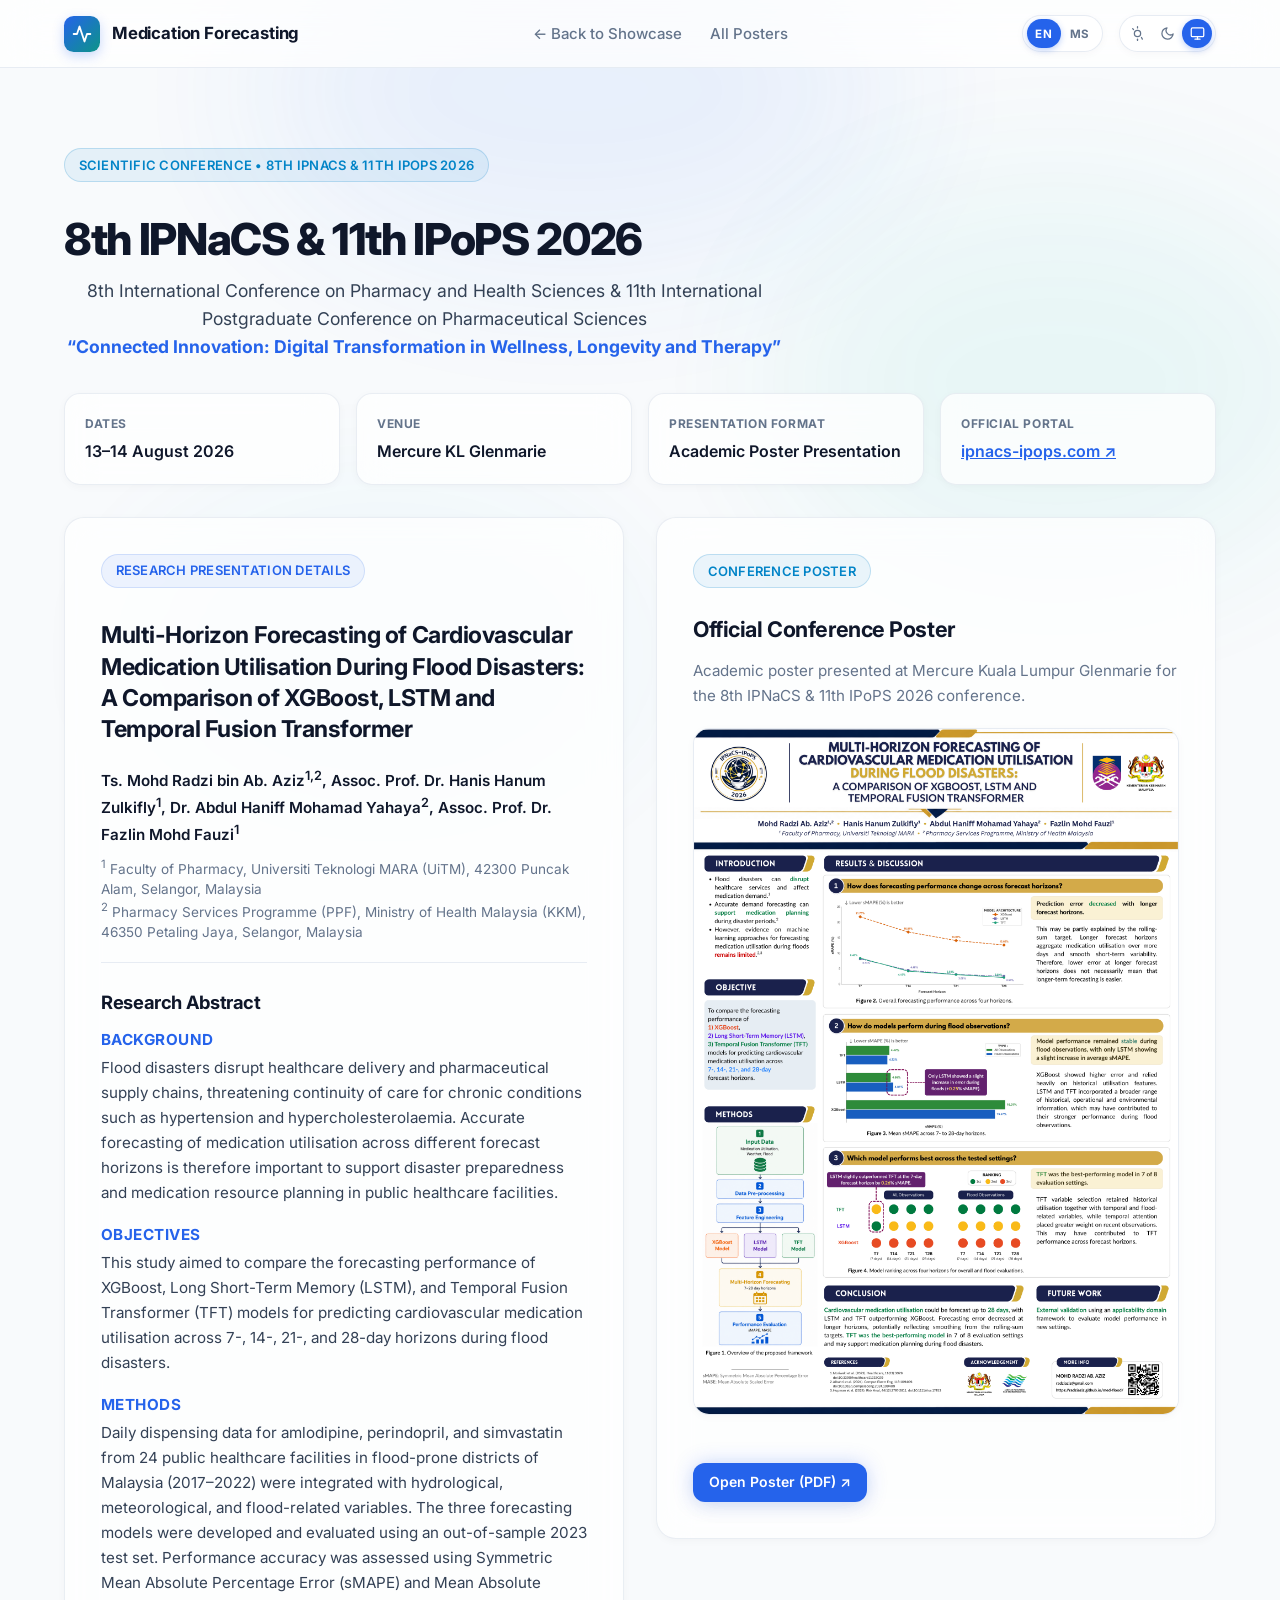
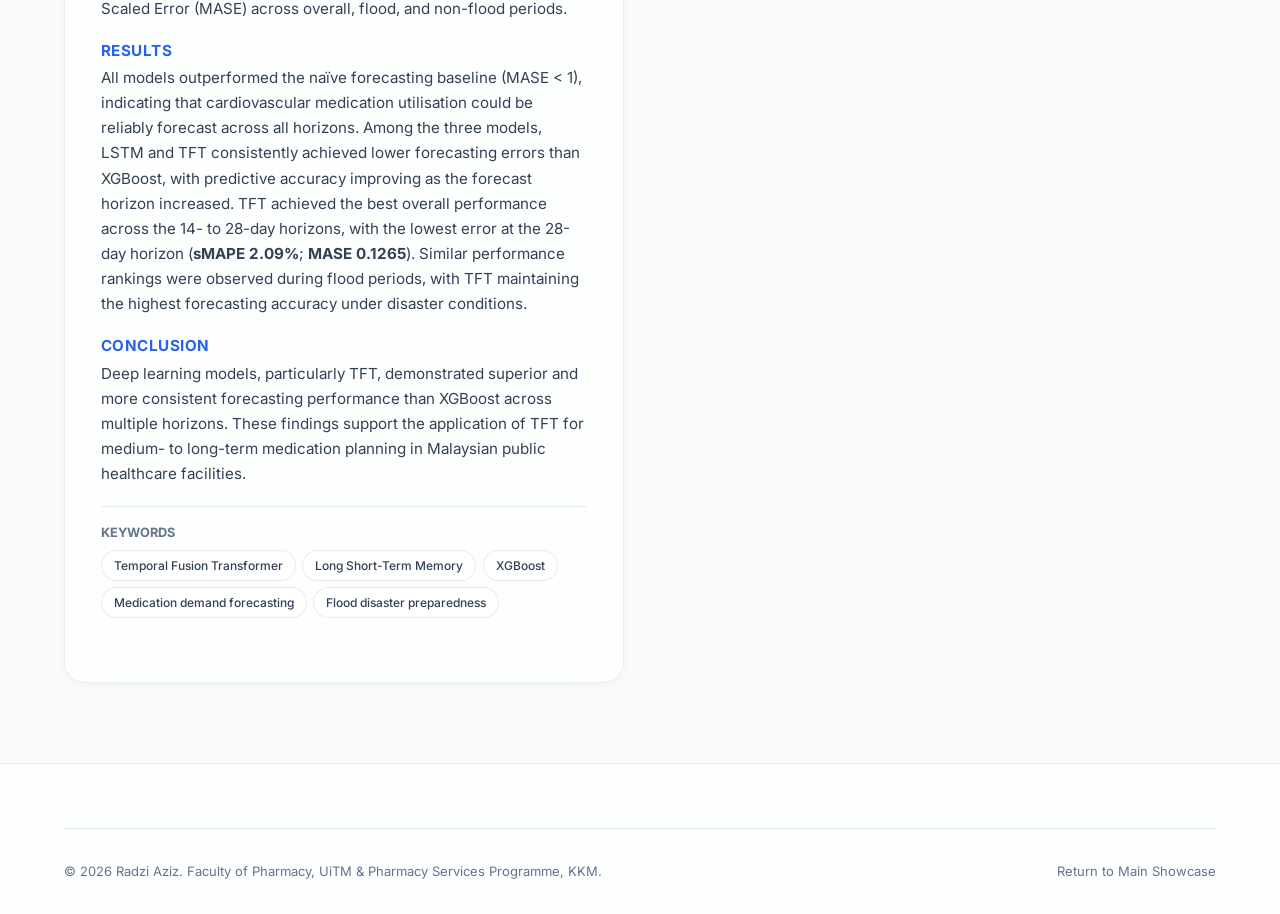
<file: showcase/ipnacs-ipops-2026/index.html>
<!DOCTYPE html>
<html lang="en" data-theme="system">
<head>
  <meta charset="UTF-8">
  <meta name="viewport" content="width=device-width, initial-scale=1.0">
  <title>8th IPNaCS & 11th IPoPS 2026 | Showcase</title>
  <meta name="description" content="Showcase for IPNaCS & IPoPS 2026 - Multi-horizon forecasting of cardiovascular medication utilisation during flood disasters.">
  <meta name="author" content="Ts. Mohd Radzi bin Ab. Aziz">

  <!-- Favicon -->
  <link rel="icon" type="image/svg+xml" href="data:image/svg+xml,<svg xmlns='http://www.w3.org/2000/svg' viewBox='0 0 24 24' fill='none' stroke='%232563eb' stroke-width='2.2' stroke-linecap='round' stroke-linejoin='round'><polyline points='22 12 18 12 15 21 9 3 6 12 2 12'/></svg>">

  <!-- Inline theme initializer to prevent FOUC -->
  <script>
    (function() {
      const savedTheme = localStorage.getItem('medforecast_theme') || 'system';
      let isDark = false;
      if (savedTheme === 'dark') {
        isDark = true;
      } else if (savedTheme === 'system') {
        isDark = window.matchMedia('(prefers-color-scheme: dark)').matches;
      }
      document.documentElement.setAttribute('data-theme', isDark ? 'dark' : 'light');
    })();
  </script>

  <!-- Google Fonts: Inter -->
  <link rel="preconnect" href="https://fonts.googleapis.com">
  <link rel="preconnect" href="https://fonts.gstatic.com" crossorigin>
  <link href="https://fonts.googleapis.com/css2?family=Inter:wght@300;400;500;600;700;800&display=swap" rel="stylesheet">

  <!-- Main Stylesheet -->
  <link rel="stylesheet" href="../../assets/styles.css">
  <style>
    .event-meta-grid {
      display: grid;
      grid-template-columns: repeat(auto-fit, minmax(220px, 1fr));
      gap: 1rem;
      margin: 1.5rem 0 2rem;
    }
    .event-meta-card {
      padding: 1.25rem;
      border-radius: var(--radius-lg);
      display: flex;
      flex-direction: column;
      gap: 0.35rem;
    }
    .event-meta-label {
      font-size: 0.75rem;
      text-transform: uppercase;
      letter-spacing: 0.05em;
      color: var(--text-muted);
      font-weight: 700;
    }
    .event-meta-value {
      font-size: 1rem;
      font-weight: 600;
      color: var(--text-primary);
    }
    .abstract-section {
      margin-bottom: 1.25rem;
    }
    .abstract-section h4 {
      font-size: 0.95rem;
      font-weight: 700;
      color: var(--color-primary);
      margin-bottom: 0.35rem;
      text-transform: uppercase;
      letter-spacing: 0.03em;
    }
    .abstract-section p {
      color: var(--text-secondary);
      font-size: 0.95rem;
      line-height: 1.65;
      margin-bottom: 0;
    }
    .media-preview-container {
      border-radius: var(--radius-lg);
      overflow: hidden;
      border: 1px solid var(--border-subtle);
      background: var(--bg-surface-elevated);
      margin-bottom: 1.25rem;
      box-shadow: var(--shadow-sm);
    }
    .media-preview-container img {
      width: 100%;
      height: auto;
      display: block;
      transition: transform 0.3s ease;
    }
    .media-preview-container:hover img {
      transform: scale(1.01);
    }
  </style>
</head>

<body>

  <a href="#main-content" class="skip-link">Skip to main content</a>

  <div class="aurora-bg" aria-hidden="true">
    <div class="aurora-blob aurora-blob-1"></div>
    <div class="aurora-blob aurora-blob-2"></div>
    <div class="aurora-blob aurora-blob-3"></div>
  </div>

  <header class="header-nav" id="top">
    <div class="container header-container">
      <a href="../../index.html" class="nav-brand" aria-label="Research Homepage">
        <div class="nav-brand-icon">
          <svg width="20" height="20" viewBox="0 0 24 24" fill="none" stroke="currentColor"
               stroke-width="2.2" stroke-linecap="round" stroke-linejoin="round" aria-hidden="true">
            <polyline points="22 12 18 12 15 21 9 3 6 12 2 12"></polyline>
          </svg>
        </div>
        <span>Medication Forecasting</span>
      </a>

      <nav aria-label="Primary Navigation">
        <ul class="nav-menu">
          <li><a href="../../index.html#showcase" class="nav-link">← Back to Showcase</a></li>
          <li><a href="../../posters/" class="nav-link">All Posters</a></li>
        </ul>
      </nav>

      <div class="nav-controls">
        <!-- Dual Language Toggle (EN / MS) -->
        <div class="lang-switcher" role="radiogroup" aria-label="Language selector">
          <button type="button" class="lang-btn active" data-lang-set="en"
                  aria-label="Switch to English" title="English">EN</button>
          <button type="button" class="lang-btn" data-lang-set="ms"
                  aria-label="Tukar ke Bahasa Melayu" title="Bahasa Melayu">MS</button>
        </div>

        <div class="theme-switcher" role="radiogroup" aria-label="Color theme switcher">
          <button type="button" class="theme-btn" data-theme-set="light" aria-label="Switch to Light Theme" title="Light Theme">
            <svg width="15" height="15" viewBox="0 0 24 24" fill="none" stroke="currentColor" stroke-width="2" stroke-linecap="round" stroke-linejoin="round" aria-hidden="true">
              <circle cx="12" cy="12" r="5"></circle>
              <line x1="12" y1="1" x2="12" y2="3"></line>
              <line x1="12" y1="21" x2="12" y2="23"></line>
              <line x1="4.22" y1="4.22" x2="5.64" y2="5.64"></line>
              <line x1="18.36" y1="18.36" x2="19.78" y2="21"></line>
            </svg>
          </button>
          <button type="button" class="theme-btn" data-theme-set="dark" aria-label="Switch to Dark Theme" title="Dark Theme">
            <svg width="15" height="15" viewBox="0 0 24 24" fill="none" stroke="currentColor" stroke-width="2" stroke-linecap="round" stroke-linejoin="round" aria-hidden="true">
              <path d="M21 12.79A9 9 0 1 1 11.21 3 7 7 0 0 0 21 12.79z"></path>
            </svg>
          </button>
          <button type="button" class="theme-btn active" data-theme-set="system" aria-label="Switch to System Theme" title="System Preference">
            <svg width="15" height="15" viewBox="0 0 24 24" fill="none" stroke="currentColor" stroke-width="2" stroke-linecap="round" stroke-linejoin="round" aria-hidden="true">
              <rect x="2" y="3" width="20" height="14" rx="2"></rect>
              <line x1="8" y1="21" x2="16" y2="21"></line>
              <line x1="12" y1="17" x2="12" y2="21"></line>
            </svg>
          </button>
        </div>
      </div>
    </div>
  </header>

  <main id="main-content">
    <section class="section">
      <div class="container">

        <!-- Header Tag & Title -->
        <div class="fade-in" style="max-width: 900px; margin-bottom: 2rem;">
          <div class="badge badge-cyan">Scientific Conference • 8th IPNaCS &amp; 11th IPoPS 2026</div>
          <h1 class="hero-title" style="font-size: clamp(2rem, 4vw, 2.75rem); margin: 0.75rem 0;">
            8th IPNaCS &amp; 11th IPoPS 2026
          </h1>
          <p class="section-subtitle" style="margin: 0; font-size: 1.1rem; color: var(--text-secondary);">
            8th International Conference on Pharmacy and Health Sciences &amp; 11th International Postgraduate Conference on Pharmaceutical Sciences <br>
            <strong style="color: var(--color-primary);">&ldquo;Connected Innovation: Digital Transformation in Wellness, Longevity and Therapy&rdquo;</strong>
          </p>
        </div>

        <!-- Event Metadata Grid -->
        <div class="event-meta-grid fade-in">
          <div class="event-meta-card glass-panel">
            <span class="event-meta-label">Dates</span>
            <span class="event-meta-value">13–14 August 2026</span>
          </div>
          <div class="event-meta-card glass-panel">
            <span class="event-meta-label">Venue</span>
            <span class="event-meta-value">Mercure KL Glenmarie</span>
          </div>
          <div class="event-meta-card glass-panel">
            <span class="event-meta-label">Presentation Format</span>
            <span class="event-meta-value">Academic Poster Presentation</span>
          </div>
          <div class="event-meta-card glass-panel">
            <span class="event-meta-label">Official Portal</span>
            <span class="event-meta-value"><a href="https://ipnacs-ipops.com/" target="_blank" rel="noopener noreferrer" style="color: var(--color-primary); text-decoration: underline;">ipnacs-ipops.com ↗</a></span>
          </div>
        </div>

        <!-- Two Column Main Grid -->
        <div class="cards-grid-2" style="align-items: start; margin-top: 2rem;">

          <!-- Left Column: Presentation & Abstract -->
          <article class="showcase-card glass-panel fade-in" style="height: auto;">
            <div class="showcase-content">
              <div class="badge">Research Presentation Details</div>
              
              <h2 class="card-title" style="font-size: 1.45rem; line-height: 1.35; margin: 0.75rem 0 1.25rem;">
                Multi-Horizon Forecasting of Cardiovascular Medication Utilisation During Flood Disasters: A Comparison of XGBoost, LSTM and Temporal Fusion Transformer
              </h2>

              <!-- Authors & Supervisory -->
              <div style="margin-bottom: 1.75rem; padding-bottom: 1.25rem; border-bottom: 1px solid var(--border-subtle);">
                <p style="font-size: 0.95rem; font-weight: 600; color: var(--text-primary); margin-bottom: 0.5rem;">
                  Ts. Mohd Radzi bin Ab. Aziz<sup>1,2</sup>, Assoc. Prof. Dr. Hanis Hanum Zulkifly<sup>1</sup>, Dr. Abdul Haniff Mohamad Yahaya<sup>2</sup>, Assoc. Prof. Dr. Fazlin Mohd Fauzi<sup>1</sup>
                </p>
                <p style="font-size: 0.85rem; color: var(--text-muted); line-height: 1.5; margin-bottom: 0;">
                  <sup>1</sup> Faculty of Pharmacy, Universiti Teknologi MARA (UiTM), 42300 Puncak Alam, Selangor, Malaysia<br>
                  <sup>2</sup> Pharmacy Services Programme (PPF), Ministry of Health Malaysia (KKM), 46350 Petaling Jaya, Selangor, Malaysia
                </p>
              </div>

              <!-- Structured Abstract -->
              <h3 style="font-size: 1.15rem; font-weight: 700; margin-bottom: 1rem; color: var(--text-primary);">Research Abstract</h3>

              <div class="abstract-section">
                <h4>Background</h4>
                <p>
                  Flood disasters disrupt healthcare delivery and pharmaceutical supply chains, threatening continuity of care for chronic conditions such as hypertension and hypercholesterolaemia. Accurate forecasting of medication utilisation across different forecast horizons is therefore important to support disaster preparedness and medication resource planning in public healthcare facilities.
                </p>
              </div>

              <div class="abstract-section">
                <h4>Objectives</h4>
                <p>
                  This study aimed to compare the forecasting performance of XGBoost, Long Short-Term Memory (LSTM), and Temporal Fusion Transformer (TFT) models for predicting cardiovascular medication utilisation across 7-, 14-, 21-, and 28-day horizons during flood disasters.
                </p>
              </div>

              <div class="abstract-section">
                <h4>Methods</h4>
                <p>
                  Daily dispensing data for amlodipine, perindopril, and simvastatin from 24 public healthcare facilities in flood-prone districts of Malaysia (2017–2022) were integrated with hydrological, meteorological, and flood-related variables. The three forecasting models were developed and evaluated using an out-of-sample 2023 test set. Performance accuracy was assessed using Symmetric Mean Absolute Percentage Error (sMAPE) and Mean Absolute Scaled Error (MASE) across overall, flood, and non-flood periods.
                </p>
              </div>

              <div class="abstract-section">
                <h4>Results</h4>
                <p>
                  All models outperformed the naïve forecasting baseline (MASE &lt; 1), indicating that cardiovascular medication utilisation could be reliably forecast across all horizons. Among the three models, LSTM and TFT consistently achieved lower forecasting errors than XGBoost, with predictive accuracy improving as the forecast horizon increased. TFT achieved the best overall performance across the 14- to 28-day horizons, with the lowest error at the 28-day horizon (<strong>sMAPE 2.09%</strong>; <strong>MASE 0.1265</strong>). Similar performance rankings were observed during flood periods, with TFT maintaining the highest forecasting accuracy under disaster conditions.
                </p>
              </div>

              <div class="abstract-section">
                <h4>Conclusion</h4>
                <p>
                  Deep learning models, particularly TFT, demonstrated superior and more consistent forecasting performance than XGBoost across multiple horizons. These findings support the application of TFT for medium- to long-term medication planning in Malaysian public healthcare facilities.
                </p>
              </div>

              <div style="margin-top: 1.25rem; padding-top: 1rem; border-top: 1px solid var(--border-subtle);">
                <span style="font-size: 0.8rem; font-weight: 700; text-transform: uppercase; color: var(--text-muted); display: block; margin-bottom: 0.4rem;">Keywords</span>
                <div class="card-footer-specs">
                  <span class="spec-pill">Temporal Fusion Transformer</span>
                  <span class="spec-pill">Long Short-Term Memory</span>
                  <span class="spec-pill">XGBoost</span>
                  <span class="spec-pill">Medication demand forecasting</span>
                  <span class="spec-pill">Flood disaster preparedness</span>
                </div>
              </div>

            </div>
          </article>

          <!-- Right Column: Poster Card -->
          <div style="display: flex; flex-direction: column; gap: 1.75rem;">

            <!-- Conference Poster Card -->
            <article class="showcase-card glass-panel fade-in">
              <div class="showcase-content">
                <div class="badge badge-cyan">Conference Poster</div>
                <h3 class="card-title" style="margin: 0.5rem 0 1rem;">Official Conference Poster</h3>
                <p class="card-description" style="margin-bottom: 1.25rem;">
                  Academic poster presented at Mercure Kuala Lumpur Glenmarie for the 8th IPNaCS &amp; 11th IPoPS 2026 conference.
                </p>

                <div class="media-preview-container">
                  <a href="ipnacs-ipops-2026-poster.pdf" target="_blank" rel="noopener noreferrer">
                    <img src="ipnacs-ipops-2026-poster-preview.png" alt="IPNaCS & IPoPS 2026 Conference Poster Preview" loading="lazy">
                  </a>
                </div>
              </div>
              <div>
                <a href="ipnacs-ipops-2026-poster.pdf" target="_blank" rel="noopener noreferrer" class="btn btn-primary btn-sm">
                  <span>Open Poster (PDF) ↗</span>
                </a>
              </div>
            </article>

          </div>

        </div>

      </div>
    </section>
  </main>

  <footer class="footer">
    <div class="container">
      <div class="footer-bottom">
        <div>
          &copy; 2026 Radzi Aziz. Faculty of Pharmacy, UiTM &amp; Pharmacy Services Programme, KKM.
        </div>
        <div>
          <a href="../../index.html#showcase">Return to Main Showcase</a>
        </div>
      </div>
    </div>
  </footer>

  <script src="../../assets/script.js"></script>
</body>
</html>
</file>
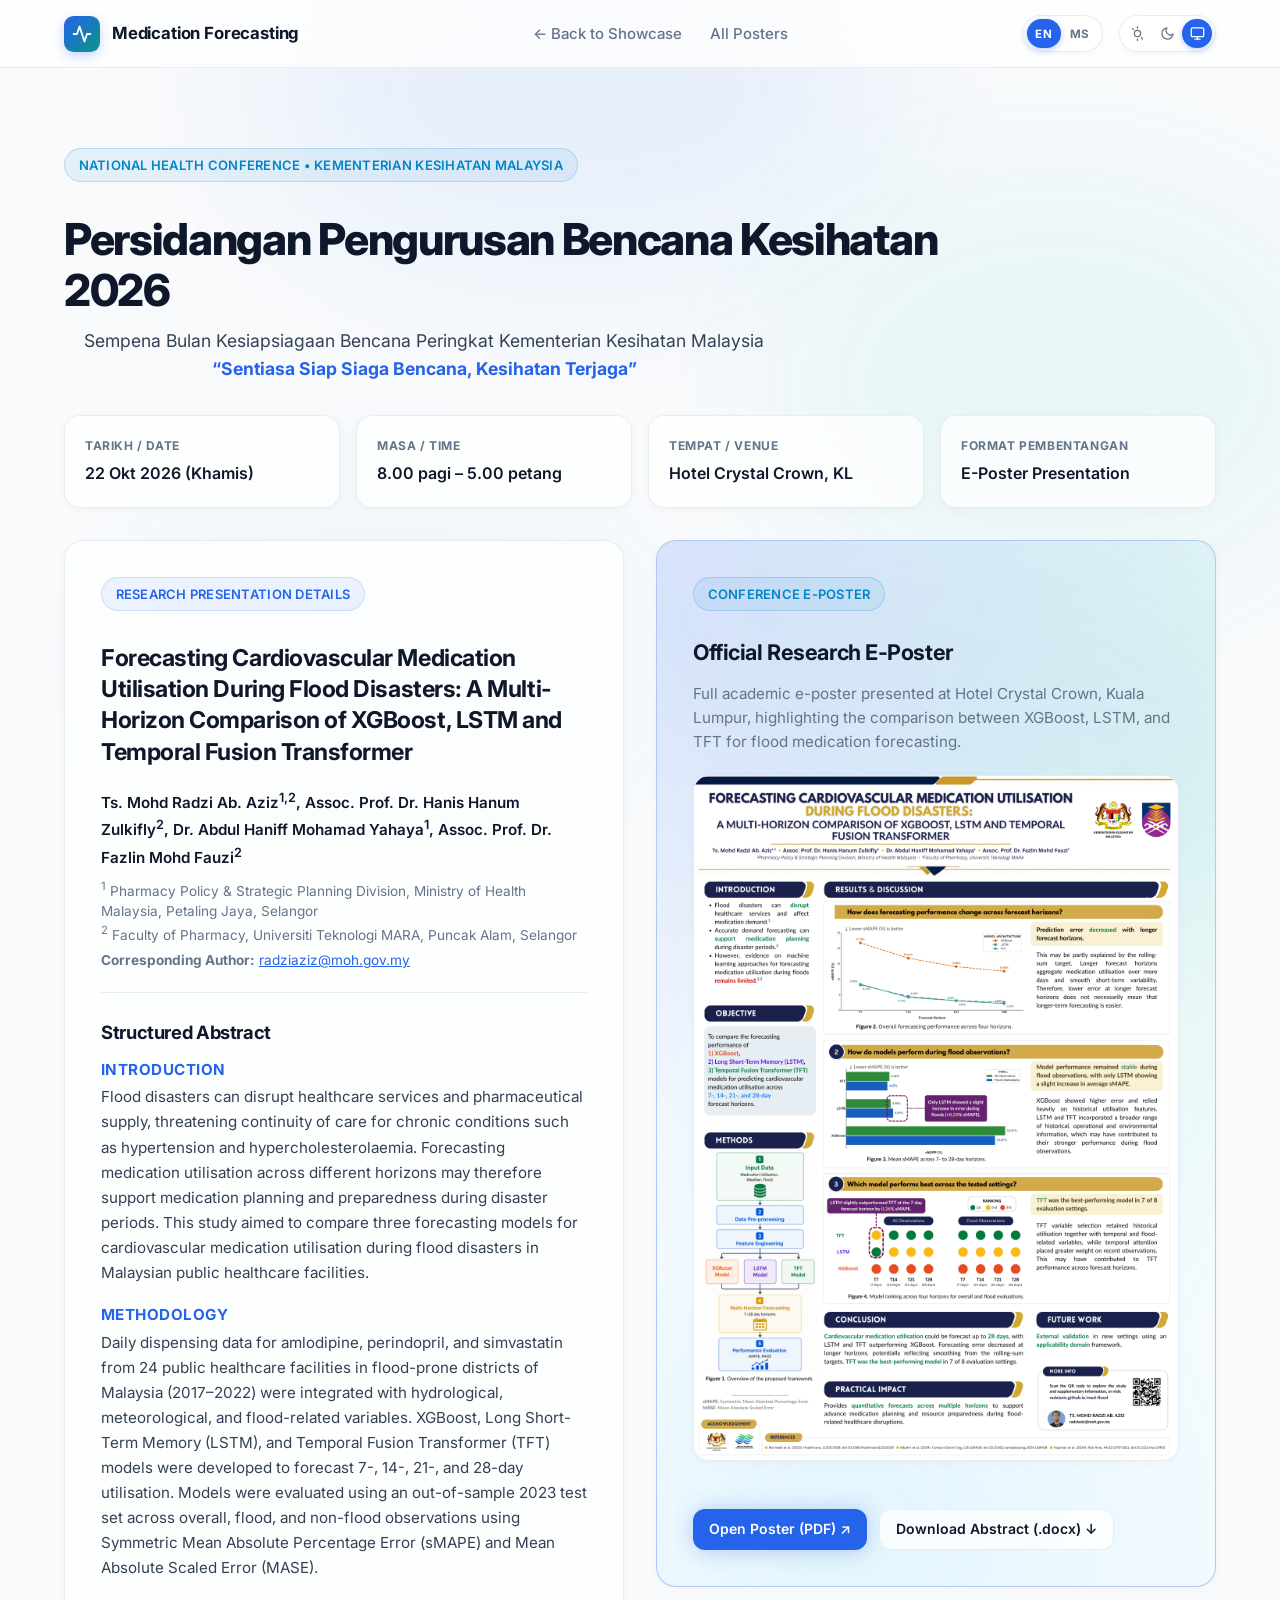
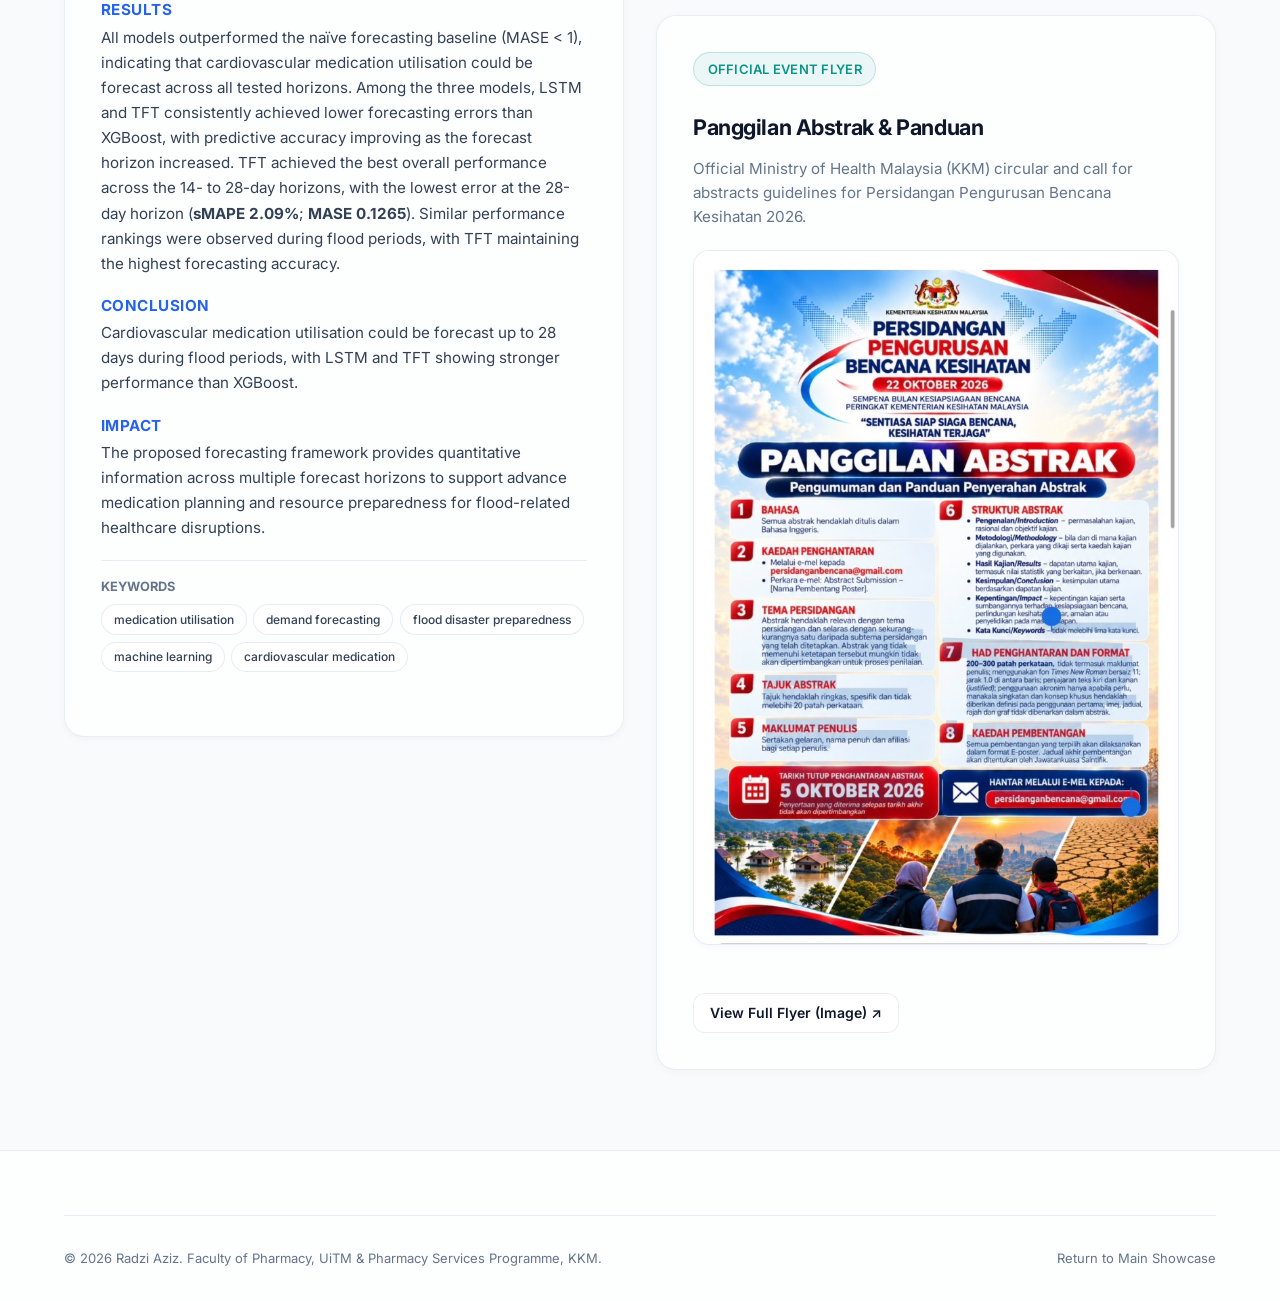
<file: showcase/pengurusan-bencana-kesihatan-2026/index.html>
<!DOCTYPE html>
<html lang="en" data-theme="system">
<head>
  <meta charset="UTF-8">
  <meta name="viewport" content="width=device-width, initial-scale=1.0">
  <title>Persidangan Pengurusan Bencana Kesihatan 2026 | Showcase</title>
  <meta name="description" content="Showcase for Persidangan Pengurusan Bencana Kesihatan 2026 - Multi-horizon forecasting of cardiovascular medication utilisation during flood disasters.">
  <meta name="author" content="Ts. Mohd Radzi bin Ab. Aziz">

  <!-- Favicon -->
  <link rel="icon" type="image/svg+xml" href="data:image/svg+xml,<svg xmlns='http://www.w3.org/2000/svg' viewBox='0 0 24 24' fill='none' stroke='%232563eb' stroke-width='2.2' stroke-linecap='round' stroke-linejoin='round'><polyline points='22 12 18 12 15 21 9 3 6 12 2 12'/></svg>">

  <!-- Inline theme initializer to prevent FOUC -->
  <script>
    (function() {
      const savedTheme = localStorage.getItem('medforecast_theme') || 'system';
      let isDark = false;
      if (savedTheme === 'dark') {
        isDark = true;
      } else if (savedTheme === 'system') {
        isDark = window.matchMedia('(prefers-color-scheme: dark)').matches;
      }
      document.documentElement.setAttribute('data-theme', isDark ? 'dark' : 'light');
    })();
  </script>

  <!-- Google Fonts: Inter -->
  <link rel="preconnect" href="https://fonts.googleapis.com">
  <link rel="preconnect" href="https://fonts.gstatic.com" crossorigin>
  <link href="https://fonts.googleapis.com/css2?family=Inter:wght@300;400;500;600;700;800&display=swap" rel="stylesheet">

  <!-- Main Stylesheet -->
  <link rel="stylesheet" href="../../assets/styles.css">
  <style>
    .event-meta-grid {
      display: grid;
      grid-template-columns: repeat(auto-fit, minmax(220px, 1fr));
      gap: 1rem;
      margin: 1.5rem 0 2rem;
    }
    .event-meta-card {
      padding: 1.25rem;
      border-radius: var(--radius-lg);
      display: flex;
      flex-direction: column;
      gap: 0.35rem;
    }
    .event-meta-label {
      font-size: 0.75rem;
      text-transform: uppercase;
      letter-spacing: 0.05em;
      color: var(--text-muted);
      font-weight: 700;
    }
    .event-meta-value {
      font-size: 1rem;
      font-weight: 600;
      color: var(--text-primary);
    }
    .abstract-section {
      margin-bottom: 1.25rem;
    }
    .abstract-section h4 {
      font-size: 0.95rem;
      font-weight: 700;
      color: var(--color-primary);
      margin-bottom: 0.35rem;
      text-transform: uppercase;
      letter-spacing: 0.03em;
    }
    .abstract-section p {
      color: var(--text-secondary);
      font-size: 0.95rem;
      line-height: 1.65;
      margin-bottom: 0;
    }
    .media-preview-container {
      border-radius: var(--radius-lg);
      overflow: hidden;
      border: 1px solid var(--border-subtle);
      background: var(--bg-surface-elevated);
      margin-bottom: 1.25rem;
      box-shadow: var(--shadow-sm);
    }
    .media-preview-container img {
      width: 100%;
      height: auto;
      display: block;
      transition: transform 0.3s ease;
    }
    .media-preview-container:hover img {
      transform: scale(1.01);
    }
  </style>
</head>

<body>

  <a href="#main-content" class="skip-link">Skip to main content</a>

  <div class="aurora-bg" aria-hidden="true">
    <div class="aurora-blob aurora-blob-1"></div>
    <div class="aurora-blob aurora-blob-2"></div>
    <div class="aurora-blob aurora-blob-3"></div>
  </div>

  <header class="header-nav" id="top">
    <div class="container header-container">
      <a href="../../index.html" class="nav-brand" aria-label="Research Homepage">
        <div class="nav-brand-icon">
          <svg width="20" height="20" viewBox="0 0 24 24" fill="none" stroke="currentColor"
               stroke-width="2.2" stroke-linecap="round" stroke-linejoin="round" aria-hidden="true">
            <polyline points="22 12 18 12 15 21 9 3 6 12 2 12"></polyline>
          </svg>
        </div>
        <span>Medication Forecasting</span>
      </a>

      <nav aria-label="Primary Navigation">
        <ul class="nav-menu">
          <li><a href="../../index.html#showcase" class="nav-link">← Back to Showcase</a></li>
          <li><a href="../../posters/" class="nav-link">All Posters</a></li>
        </ul>
      </nav>

      <div class="nav-controls">
        <!-- Dual Language Toggle (EN / MS) -->
        <div class="lang-switcher" role="radiogroup" aria-label="Language selector">
          <button type="button" class="lang-btn active" data-lang-set="en"
                  aria-label="Switch to English" title="English">EN</button>
          <button type="button" class="lang-btn" data-lang-set="ms"
                  aria-label="Tukar ke Bahasa Melayu" title="Bahasa Melayu">MS</button>
        </div>

        <div class="theme-switcher" role="radiogroup" aria-label="Color theme switcher">
          <button type="button" class="theme-btn" data-theme-set="light" aria-label="Switch to Light Theme" title="Light Theme">
            <svg width="15" height="15" viewBox="0 0 24 24" fill="none" stroke="currentColor" stroke-width="2" stroke-linecap="round" stroke-linejoin="round" aria-hidden="true">
              <circle cx="12" cy="12" r="5"></circle>
              <line x1="12" y1="1" x2="12" y2="3"></line>
              <line x1="12" y1="21" x2="12" y2="23"></line>
              <line x1="4.22" y1="4.22" x2="5.64" y2="5.64"></line>
              <line x1="18.36" y1="18.36" x2="19.78" y2="21"></line>
            </svg>
          </button>
          <button type="button" class="theme-btn" data-theme-set="dark" aria-label="Switch to Dark Theme" title="Dark Theme">
            <svg width="15" height="15" viewBox="0 0 24 24" fill="none" stroke="currentColor" stroke-width="2" stroke-linecap="round" stroke-linejoin="round" aria-hidden="true">
              <path d="M21 12.79A9 9 0 1 1 11.21 3 7 7 0 0 0 21 12.79z"></path>
            </svg>
          </button>
          <button type="button" class="theme-btn active" data-theme-set="system" aria-label="Switch to System Theme" title="System Preference">
            <svg width="15" height="15" viewBox="0 0 24 24" fill="none" stroke="currentColor" stroke-width="2" stroke-linecap="round" stroke-linejoin="round" aria-hidden="true">
              <rect x="2" y="3" width="20" height="14" rx="2"></rect>
              <line x1="8" y1="21" x2="16" y2="21"></line>
              <line x1="12" y1="17" x2="12" y2="21"></line>
            </svg>
          </button>
        </div>
      </div>
    </div>
  </header>

  <main id="main-content">
    <section class="section">
      <div class="container">

        <!-- Header Tag & Title -->
        <div class="fade-in" style="max-width: 900px; margin-bottom: 2rem;">
          <div class="badge badge-cyan">National Health Conference • Kementerian Kesihatan Malaysia</div>
          <h1 class="hero-title" style="font-size: clamp(2rem, 4vw, 2.75rem); margin: 0.75rem 0;">
            Persidangan Pengurusan Bencana Kesihatan 2026
          </h1>
          <p class="section-subtitle" style="margin: 0; font-size: 1.1rem; color: var(--text-secondary);">
            Sempena Bulan Kesiapsiagaan Bencana Peringkat Kementerian Kesihatan Malaysia <br>
            <strong style="color: var(--color-primary);">&ldquo;Sentiasa Siap Siaga Bencana, Kesihatan Terjaga&rdquo;</strong>
          </p>
        </div>

        <!-- Event Metadata Grid -->
        <div class="event-meta-grid fade-in">
          <div class="event-meta-card glass-panel">
            <span class="event-meta-label">Tarikh / Date</span>
            <span class="event-meta-value">22 Okt 2026 (Khamis)</span>
          </div>
          <div class="event-meta-card glass-panel">
            <span class="event-meta-label">Masa / Time</span>
            <span class="event-meta-value">8.00 pagi &ndash; 5.00 petang</span>
          </div>
          <div class="event-meta-card glass-panel">
            <span class="event-meta-label">Tempat / Venue</span>
            <span class="event-meta-value">Hotel Crystal Crown, KL</span>
          </div>
          <div class="event-meta-card glass-panel">
            <span class="event-meta-label">Format Pembentangan</span>
            <span class="event-meta-value">E-Poster Presentation</span>
          </div>
        </div>

        <!-- Two Column Main Grid -->
        <div class="cards-grid-2" style="align-items: start; margin-top: 2rem;">

          <!-- Left Column: Presentation & Abstract -->
          <article class="showcase-card glass-panel fade-in" style="height: auto;">
            <div class="showcase-content">
              <div class="badge">Research Presentation Details</div>
              
              <h2 class="card-title" style="font-size: 1.45rem; line-height: 1.35; margin: 0.75rem 0 1.25rem;">
                Forecasting Cardiovascular Medication Utilisation During Flood Disasters: A Multi-Horizon Comparison of XGBoost, LSTM and Temporal Fusion Transformer
              </h2>

              <!-- Authors & Supervisory -->
              <div style="margin-bottom: 1.75rem; padding-bottom: 1.25rem; border-bottom: 1px solid var(--border-subtle);">
                <p style="font-size: 0.95rem; font-weight: 600; color: var(--text-primary); margin-bottom: 0.5rem;">
                  Ts. Mohd Radzi Ab. Aziz<sup>1,2</sup>, Assoc. Prof. Dr. Hanis Hanum Zulkifly<sup>2</sup>, Dr. Abdul Haniff Mohamad Yahaya<sup>1</sup>, Assoc. Prof. Dr. Fazlin Mohd Fauzi<sup>2</sup>
                </p>
                <p style="font-size: 0.85rem; color: var(--text-muted); line-height: 1.5; margin-bottom: 0.35rem;">
                  <sup>1</sup> Pharmacy Policy &amp; Strategic Planning Division, Ministry of Health Malaysia, Petaling Jaya, Selangor<br>
                  <sup>2</sup> Faculty of Pharmacy, Universiti Teknologi MARA, Puncak Alam, Selangor
                </p>
                <p style="font-size: 0.85rem; color: var(--text-muted); margin-bottom: 0;">
                  <strong>Corresponding Author:</strong> <a href="mailto:radziaziz@moh.gov.my" style="color: var(--color-primary); text-decoration: underline;">radziaziz@moh.gov.my</a>
                </p>
              </div>

              <!-- Structured Abstract -->
              <h3 style="font-size: 1.15rem; font-weight: 700; margin-bottom: 1rem; color: var(--text-primary);">Structured Abstract</h3>

              <div class="abstract-section">
                <h4>Introduction</h4>
                <p>
                  Flood disasters can disrupt healthcare services and pharmaceutical supply, threatening continuity of care for chronic conditions such as hypertension and hypercholesterolaemia. Forecasting medication utilisation across different horizons may therefore support medication planning and preparedness during disaster periods. This study aimed to compare three forecasting models for cardiovascular medication utilisation during flood disasters in Malaysian public healthcare facilities.
                </p>
              </div>

              <div class="abstract-section">
                <h4>Methodology</h4>
                <p>
                  Daily dispensing data for amlodipine, perindopril, and simvastatin from 24 public healthcare facilities in flood-prone districts of Malaysia (2017&ndash;2022) were integrated with hydrological, meteorological, and flood-related variables. XGBoost, Long Short-Term Memory (LSTM), and Temporal Fusion Transformer (TFT) models were developed to forecast 7-, 14-, 21-, and 28-day utilisation. Models were evaluated using an out-of-sample 2023 test set across overall, flood, and non-flood observations using Symmetric Mean Absolute Percentage Error (sMAPE) and Mean Absolute Scaled Error (MASE).
                </p>
              </div>

              <div class="abstract-section">
                <h4>Results</h4>
                <p>
                  All models outperformed the na&iuml;ve forecasting baseline (MASE &lt; 1), indicating that cardiovascular medication utilisation could be forecast across all tested horizons. Among the three models, LSTM and TFT consistently achieved lower forecasting errors than XGBoost, with predictive accuracy improving as the forecast horizon increased. TFT achieved the best overall performance across the 14- to 28-day horizons, with the lowest error at the 28-day horizon (<strong>sMAPE 2.09%</strong>; <strong>MASE 0.1265</strong>). Similar performance rankings were observed during flood periods, with TFT maintaining the highest forecasting accuracy.
                </p>
              </div>

              <div class="abstract-section">
                <h4>Conclusion</h4>
                <p>
                  Cardiovascular medication utilisation could be forecast up to 28 days during flood periods, with LSTM and TFT showing stronger performance than XGBoost.
                </p>
              </div>

              <div class="abstract-section">
                <h4>Impact</h4>
                <p>
                  The proposed forecasting framework provides quantitative information across multiple forecast horizons to support advance medication planning and resource preparedness for flood-related healthcare disruptions.
                </p>
              </div>

              <div style="margin-top: 1.25rem; padding-top: 1rem; border-top: 1px solid var(--border-subtle);">
                <span style="font-size: 0.8rem; font-weight: 700; text-transform: uppercase; color: var(--text-muted); display: block; margin-bottom: 0.4rem;">Keywords</span>
                <div class="card-footer-specs">
                  <span class="spec-pill">medication utilisation</span>
                  <span class="spec-pill">demand forecasting</span>
                  <span class="spec-pill">flood disaster preparedness</span>
                  <span class="spec-pill">machine learning</span>
                  <span class="spec-pill">cardiovascular medication</span>
                </div>
              </div>

            </div>
          </article>

          <!-- Right Column: Posters, Announcement & Downloads -->
          <div style="display: flex; flex-direction: column; gap: 1.75rem;">

            <!-- E-Poster Card -->
            <article class="showcase-card glass-panel fx-aurora fade-in">
              <div class="showcase-content">
                <div class="badge badge-cyan">Conference E-Poster</div>
                <h3 class="card-title" style="margin: 0.5rem 0 1rem;">Official Research E-Poster</h3>
                <p class="card-description" style="margin-bottom: 1.25rem;">
                  Full academic e-poster presented at Hotel Crystal Crown, Kuala Lumpur, highlighting the comparison between XGBoost, LSTM, and TFT for flood medication forecasting.
                </p>

                <div class="media-preview-container">
                  <a href="pengurusan-bencana-kesihatan-2026-poster.pdf" target="_blank" rel="noopener noreferrer">
                    <img src="pbk-2026-poster-preview.png" alt="Research E-Poster Preview" loading="lazy">
                  </a>
                </div>
              </div>
              <div style="display: flex; flex-wrap: wrap; gap: 0.75rem;">
                <a href="pengurusan-bencana-kesihatan-2026-poster.pdf" target="_blank" rel="noopener noreferrer" class="btn btn-primary btn-sm">
                  <span>Open Poster (PDF) ↗</span>
                </a>
                <a href="pbk abstract v1.1.docx" download class="btn btn-secondary btn-sm">
                  <span>Download Abstract (.docx) ↓</span>
                </a>
              </div>
            </article>

            <!-- Call for Abstracts Announcement Flyer Card -->
            <article class="showcase-card glass-panel fade-in">
              <div class="showcase-content">
                <div class="badge badge-teal">Official Event Flyer</div>
                <h3 class="card-title" style="margin: 0.5rem 0 1rem;">Panggilan Abstrak &amp; Panduan</h3>
                <p class="card-description" style="margin-bottom: 1.25rem;">
                  Official Ministry of Health Malaysia (KKM) circular and call for abstracts guidelines for Persidangan Pengurusan Bencana Kesihatan 2026.
                </p>

                <div class="media-preview-container">
                  <a href="pbk-2026-flyer.jpg" target="_blank" rel="noopener noreferrer">
                    <img src="pbk-2026-flyer.jpg" alt="Panggilan Abstrak Persidangan Pengurusan Bencana Kesihatan 2026" loading="lazy">
                  </a>
                </div>
              </div>
              <div>
                <a href="pbk-2026-flyer.jpg" target="_blank" rel="noopener noreferrer" class="btn btn-secondary btn-sm">
                  <span>View Full Flyer (Image) ↗</span>
                </a>
              </div>
            </article>

          </div>

        </div>

      </div>
    </section>
  </main>

  <footer class="footer">
    <div class="container">
      <div class="footer-bottom">
        <div>
          &copy; 2026 Radzi Aziz. Faculty of Pharmacy, UiTM &amp; Pharmacy Services Programme, KKM.
        </div>
        <div>
          <a href="../../index.html#showcase">Return to Main Showcase</a>
        </div>
      </div>
    </div>
  </footer>

  <script src="../../assets/script.js"></script>
</body>
</html>
</file>
<file: assets/styles.css>
/* ==========================================================================
   Medication Demand Forecasting Research Project — Design System & Stylesheet
   Design Language: Minimalist Academic, Glassmorphism, Aurora Gradients
   Target Specs: Modern Semantic HTML5, CSS Variables, System/Light/Dark Themes
   ========================================================================== */

/* --------------------------------------------------------------------------
   1. COLOR PALETTE & DESIGN TOKENS
   -------------------------------------------------------------------------- */
:root {
  /* Color System — Light Theme (Default) */
  --bg-base: #f8fafc;
  --bg-surface: #ffffff;
  --bg-surface-elevated: #ffffff;
  --bg-glass: rgba(255, 255, 255, 0.75);
  --bg-glass-hover: rgba(255, 255, 255, 0.90);
  --bg-glass-card: rgba(255, 255, 255, 0.65);

  --border-subtle: rgba(226, 232, 240, 0.8);
  --border-glass: rgba(203, 213, 225, 0.4);
  --border-hover: rgba(37, 99, 235, 0.35);

  --text-primary: #0f172a;
  --text-secondary: #334155;
  --text-muted: #64748b;
  --text-on-primary: #ffffff;

  --color-primary: #2563eb;        /* Academic Blue */
  --color-primary-hover: #1d4ed8;
  --color-primary-light: rgba(37, 99, 235, 0.08);

  --color-secondary: #0d9488;      /* Teal */
  --color-secondary-light: rgba(13, 148, 136, 0.08);

  --color-accent: #0284c7;         /* Cyan */
  --color-accent-light: rgba(2, 132, 199, 0.08);

  /* Status Colors */
  --color-success: #16a34a;
  --color-success-light: rgba(22, 163, 74, 0.10);
  
  --color-warning: #d97706;
  --color-warning-light: rgba(217, 119, 6, 0.10);
  
  --color-info: #2563eb;
  --color-info-light: rgba(37, 99, 235, 0.10);

  /* Ambient Aurora Gradients */
  --aurora-1: rgba(59, 130, 246, 0.10);
  --aurora-2: rgba(20, 184, 166, 0.08);
  --aurora-3: rgba(6, 182, 212, 0.06);

  /* Shadows & Depth */
  --shadow-sm: 0 2px 8px rgba(15, 23, 42, 0.03);
  --shadow-md: 0 8px 24px -4px rgba(15, 23, 42, 0.05);
  --shadow-lg: 0 20px 40px -8px rgba(15, 23, 42, 0.08);
  --shadow-glow: 0 0 30px rgba(37, 99, 235, 0.12);

  /* Layout & Spacing */
  --container-max-width: 1200px;
  --header-height: 4.25rem;
  --radius-sm: 0.5rem;
  --radius-md: 0.75rem;
  --radius-lg: 1rem;
  --radius-xl: 1.25rem;
  --radius-full: 9999px;

  /* Transitions */
  --transition-fast: 0.15s ease;
  --transition-normal: 0.25s cubic-bezier(0.16, 1, 0.3, 1);
  --transition-slow: 0.4s cubic-bezier(0.16, 1, 0.3, 1);
}

/* Dark Theme Overrides */
[data-theme="dark"] {
  --bg-base: #090d16;
  --bg-surface: #111827;
  --bg-surface-elevated: #1e293b;
  --bg-glass: rgba(15, 23, 42, 0.70);
  --bg-glass-hover: rgba(30, 41, 59, 0.85);
  --bg-glass-card: rgba(17, 24, 39, 0.60);

  --border-subtle: rgba(255, 255, 255, 0.08);
  --border-glass: rgba(255, 255, 255, 0.08);
  --border-hover: rgba(96, 165, 250, 0.35);

  --text-primary: #f8fafc;
  --text-secondary: #cbd5e1;
  --text-muted: #94a3b8;
  --text-on-primary: #ffffff;

  --color-primary: #3b82f6;
  --color-primary-hover: #60a5fa;
  --color-primary-light: rgba(59, 130, 246, 0.15);

  --color-secondary: #14b8a6;
  --color-secondary-light: rgba(20, 184, 166, 0.15);

  --color-accent: #38bdf8;
  --color-accent-light: rgba(56, 189, 248, 0.15);

  --color-success: #4ade80;
  --color-success-light: rgba(74, 222, 128, 0.15);
  
  --color-warning: #fbbf24;
  --color-warning-light: rgba(251, 191, 36, 0.15);
  
  --color-info: #60a5fa;
  --color-info-light: rgba(96, 165, 250, 0.15);

  --aurora-1: rgba(37, 99, 235, 0.18);
  --aurora-2: rgba(13, 148, 136, 0.14);
  --aurora-3: rgba(14, 165, 233, 0.12);

  --shadow-sm: 0 2px 8px rgba(0, 0, 0, 0.25);
  --shadow-md: 0 8px 24px -4px rgba(0, 0, 0, 0.45);
  --shadow-lg: 0 20px 40px -8px rgba(0, 0, 0, 0.65);
  --shadow-glow: 0 0 35px rgba(59, 130, 246, 0.20);
}

/* --------------------------------------------------------------------------
   2. BASE & RESET STYLES
   -------------------------------------------------------------------------- */
*, *::before, *::after {
  box-sizing: border-box;
  margin: 0;
  padding: 0;
}

html {
  scroll-behavior: smooth;
  font-size: 16px;
  -webkit-text-size-adjust: 100%;
}

body {
  font-family: 'Inter', -apple-system, BlinkMacSystemFont, 'Segoe UI', Roboto, Helvetica, Arial, sans-serif;
  background-color: var(--bg-base);
  color: var(--text-primary);
  line-height: 1.6;
  overflow-x: hidden;
  min-height: 100vh;
  display: flex;
  flex-direction: column;
  transition: background-color var(--transition-slow), color var(--transition-slow);
}

/* Ambient Aurora Gradient Background */
.aurora-bg {
  position: fixed;
  top: 0;
  left: 0;
  width: 100vw;
  height: 100vh;
  pointer-events: none;
  z-index: 0;
  overflow: hidden;
}

.aurora-blob {
  position: absolute;
  border-radius: 50%;
  filter: blur(80px);
  opacity: 0.8;
  transition: all 0.5s ease;
}

.aurora-blob-1 {
  top: -10%;
  left: 20%;
  width: 50vw;
  height: 40vh;
  background: var(--aurora-1);
}

.aurora-blob-2 {
  top: 20%;
  right: -5%;
  width: 45vw;
  height: 45vh;
  background: var(--aurora-2);
}

.aurora-blob-3 {
  bottom: 10%;
  left: 10%;
  width: 40vw;
  height: 35vh;
  background: var(--aurora-3);
}

/* Accessibility Focus States */
:focus-visible {
  outline: 2px solid var(--color-primary);
  outline-offset: 3px;
}

a {
  color: inherit;
  text-decoration: none;
}

button {
  font-family: inherit;
  cursor: pointer;
  border: none;
  background: none;
}

img, svg {
  display: block;
  max-width: 100%;
}

/* --------------------------------------------------------------------------
   3. TYPOGRAPHY & UTILITIES
   -------------------------------------------------------------------------- */
h1, h2, h3, h4, h5, h6 {
  color: var(--text-primary);
  font-weight: 700;
  line-height: 1.25;
  letter-spacing: -0.02em;
}

.section-title {
  font-size: 2.25rem;
  margin-bottom: 0.75rem;
  letter-spacing: -0.025em;
  text-align: center;
}

.section-subtitle {
  font-size: 1.125rem;
  color: var(--text-muted);
  max-width: 45rem;
  margin: 0 auto 3rem auto;
  line-height: 1.6;
  text-align: center;
}

.text-gradient {
  background: linear-gradient(135deg, var(--color-primary) 0%, var(--color-secondary) 100%);
  -webkit-background-clip: text;
  -webkit-text-fill-color: transparent;
  background-clip: text;
}

.badge {
  display: inline-flex;
  align-items: center;
  gap: 0.5rem;
  padding: 0.35rem 0.85rem;
  border-radius: var(--radius-full);
  font-size: 0.8125rem;
  font-weight: 600;
  letter-spacing: 0.02em;
  text-transform: uppercase;
  background: var(--color-primary-light);
  color: var(--color-primary);
  border: 1px solid rgba(37, 99, 235, 0.15);
  margin-bottom: 1.25rem;
}

.badge-teal {
  background: var(--color-secondary-light);
  color: var(--color-secondary);
  border-color: rgba(13, 148, 136, 0.2);
}

.badge-cyan {
  background: var(--color-accent-light);
  color: var(--color-accent);
  border-color: rgba(2, 132, 199, 0.2);
}

.container {
  width: 100%;
  max-width: var(--container-max-width);
  margin: 0 auto;
  padding: 0 1.5rem;
}

/* Glassmorphism Panel Base */
.glass-panel {
  background: var(--bg-glass);
  backdrop-filter: blur(16px);
  -webkit-backdrop-filter: blur(16px);
  border: 1px solid var(--border-glass);
  border-radius: var(--radius-xl);
  box-shadow: var(--shadow-sm);
  transition: transform var(--transition-normal), box-shadow var(--transition-normal), border-color var(--transition-normal), background-color var(--transition-normal);
}

.glass-panel:hover {
  border-color: var(--border-hover);
  box-shadow: var(--shadow-md);
}

/* Fade-in Animation Observer Target */
.fade-in {
  opacity: 0;
  transform: translateY(20px);
  transition: opacity 0.6s cubic-bezier(0.16, 1, 0.3, 1), transform 0.6s cubic-bezier(0.16, 1, 0.3, 1);
}

.fade-in.visible {
  opacity: 1;
  transform: translateY(0);
}

/* --------------------------------------------------------------------------
   4. NAVIGATION BAR
   -------------------------------------------------------------------------- */
.header-nav {
  position: sticky;
  top: 0;
  left: 0;
  width: 100%;
  height: var(--header-height);
  z-index: 100;
  background: var(--bg-glass);
  backdrop-filter: blur(20px);
  -webkit-backdrop-filter: blur(20px);
  border-bottom: 1px solid var(--border-subtle);
  transition: background-color var(--transition-slow), border-color var(--transition-slow);
}

.header-container {
  display: flex;
  align-items: center;
  justify-content: space-between;
  height: 100%;
}

.nav-brand {
  display: flex;
  align-items: center;
  gap: 0.75rem;
  font-weight: 700;
  font-size: 1.05rem;
  letter-spacing: -0.01em;
  color: var(--text-primary);
  transition: opacity var(--transition-fast);
}

.nav-brand:hover {
  opacity: 0.9;
}

.nav-brand-icon {
  width: 2.25rem;
  height: 2.25rem;
  background: linear-gradient(135deg, var(--color-primary), var(--color-secondary));
  border-radius: 0.6rem;
  display: flex;
  align-items: center;
  justify-content: center;
  color: #ffffff;
  box-shadow: 0 4px 12px rgba(37, 99, 235, 0.25);
}

.nav-menu {
  display: flex;
  align-items: center;
  gap: 1.75rem;
  list-style: none;
}

.nav-link {
  font-size: 0.9375rem;
  font-weight: 500;
  color: var(--text-muted);
  padding: 0.35rem 0;
  position: relative;
  transition: color var(--transition-fast);
}

.nav-link:hover,
.nav-link.active {
  color: var(--text-primary);
}

.nav-link.active::after {
  content: '';
  position: absolute;
  bottom: 0;
  left: 0;
  width: 100%;
  height: 2px;
  background: var(--color-primary);
  border-radius: var(--radius-full);
}

.nav-controls {
  display: flex;
  align-items: center;
  gap: 1rem;
}

/* Language Switcher Segmented Control */
.lang-switcher {
  display: flex;
  align-items: center;
  background: var(--bg-surface-elevated);
  border: 1px solid var(--border-subtle);
  border-radius: var(--radius-full);
  padding: 0.2rem;
  box-shadow: var(--shadow-sm);
}

.lang-btn {
  display: flex;
  align-items: center;
  justify-content: center;
  height: 1.85rem;
  padding: 0 0.55rem;
  border-radius: var(--radius-full);
  font-size: 0.72rem;
  font-weight: 700;
  letter-spacing: 0.04em;
  color: var(--text-muted);
  border: none;
  background: transparent;
  cursor: pointer;
  transition: color var(--transition-fast), background-color var(--transition-fast);
}

.lang-btn:hover {
  color: var(--text-primary);
}

.lang-btn.active {
  background: var(--color-primary);
  color: #ffffff;
  box-shadow: 0 2px 6px rgba(37, 99, 235, 0.3);
}

/* Theme Switcher Segmented Control */
.theme-switcher {
  display: flex;
  align-items: center;
  background: var(--bg-surface-elevated);
  border: 1px solid var(--border-subtle);
  border-radius: var(--radius-full);
  padding: 0.2rem;
  box-shadow: var(--shadow-sm);
}

.theme-btn {
  display: flex;
  align-items: center;
  justify-content: center;
  width: 1.85rem;
  height: 1.85rem;
  border-radius: var(--radius-full);
  color: var(--text-muted);
  transition: color var(--transition-fast), background-color var(--transition-fast);
}

.theme-btn:hover {
  color: var(--text-primary);
}

.theme-btn.active {
  background: var(--color-primary);
  color: #ffffff;
  box-shadow: 0 2px 6px rgba(37, 99, 235, 0.3);
}

.mobile-toggle {
  display: none;
  padding: 0.5rem;
  color: var(--text-primary);
}

/* --------------------------------------------------------------------------
   5. BUTTONS & INTERACTIVE ELEMENTS
   -------------------------------------------------------------------------- */
.btn {
  display: inline-flex;
  align-items: center;
  justify-content: center;
  gap: 0.6rem;
  padding: 0.75rem 1.5rem;
  font-size: 0.9375rem;
  font-weight: 600;
  border-radius: var(--radius-lg);
  transition: all var(--transition-normal);
  white-space: nowrap;
}

.btn-primary {
  background: var(--color-primary);
  color: var(--text-on-primary);
  box-shadow: var(--shadow-md), 0 0 20px rgba(37, 99, 235, 0.25);
}

.btn-primary:hover {
  background: var(--color-primary-hover);
  transform: translateY(-2px);
  box-shadow: var(--shadow-lg), var(--shadow-glow);
}

.btn-secondary {
  background: var(--bg-glass);
  color: var(--text-primary);
  border: 1px solid var(--border-glass);
}

.btn-secondary:hover {
  background: var(--bg-glass-hover);
  border-color: var(--border-hover);
  transform: translateY(-2px);
  box-shadow: var(--shadow-sm);
}

.btn-sm {
  padding: 0.5rem 1rem;
  font-size: 0.875rem;
  border-radius: var(--radius-md);
}

/* --------------------------------------------------------------------------
   6. HERO SECTION
   -------------------------------------------------------------------------- */
.hero-section {
  position: relative;
  z-index: 1;
  padding: 6rem 0 4rem 0;
  text-align: center;
}

.hero-content {
  max-width: 52rem;
  margin: 0 auto;
}

.hero-title {
  font-size: clamp(2.25rem, 5vw, 3.5rem);
  font-weight: 800;
  line-height: 1.15;
  letter-spacing: -0.03em;
  margin-bottom: 1.5rem;
}

.hero-subtitle {
  font-size: clamp(1.05rem, 2vw, 1.25rem);
  color: var(--text-muted);
  line-height: 1.6;
  margin-bottom: 2.5rem;
  font-weight: 400;
}

.hero-actions {
  display: flex;
  align-items: center;
  justify-content: center;
  gap: 1rem;
  margin-bottom: 3.5rem;
  flex-wrap: wrap;
}

.hero-highlights {
  display: flex;
  align-items: center;
  justify-content: center;
  gap: 1.5rem;
  flex-wrap: wrap;
  padding: 1rem 1.5rem;
  border-radius: var(--radius-xl);
  background: var(--bg-glass-card);
  border: 1px solid var(--border-subtle);
  max-width: 48rem;
  margin: 0 auto;
}

.highlight-item {
  display: flex;
  align-items: center;
  gap: 0.6rem;
  font-size: 0.875rem;
  font-weight: 500;
  color: var(--text-secondary);
}

.highlight-icon {
  color: var(--color-primary);
}

/* --------------------------------------------------------------------------
   7. RESEARCH SECTION (OBJECTIVES RO1, RO2, RO3)
   -------------------------------------------------------------------------- */
.section {
  position: relative;
  z-index: 1;
  padding: 5rem 0;
}

.research-overview {
  background: var(--bg-glass-card);
  border: 1px solid var(--border-glass);
  border-radius: var(--radius-xl);
  padding: 2.5rem;
  margin-bottom: 3rem;
  line-height: 1.7;
}

.research-overview p {
  color: var(--text-secondary);
  font-size: 1.05rem;
  margin-bottom: 1rem;
}

.research-overview p:last-child {
  margin-bottom: 0;
}

.cards-grid-3 {
  display: grid;
  grid-template-columns: repeat(auto-fit, minmax(320px, 1fr));
  gap: 1.75rem;
}

.objective-card {
  padding: 2.25rem 2rem;
  display: flex;
  flex-direction: column;
  height: 100%;
}

.card-icon-wrapper {
  width: 3.25rem;
  height: 3.25rem;
  border-radius: var(--radius-lg);
  background: var(--color-primary-light);
  color: var(--color-primary);
  display: flex;
  align-items: center;
  justify-content: center;
  margin-bottom: 1.5rem;
}

.objective-card:nth-child(2) .card-icon-wrapper {
  background: var(--color-secondary-light);
  color: var(--color-secondary);
}

.objective-card:nth-child(3) .card-icon-wrapper {
  background: var(--color-accent-light);
  color: var(--color-accent);
}

.card-header-tag {
  font-size: 0.75rem;
  font-weight: 700;
  text-transform: uppercase;
  letter-spacing: 0.05em;
  color: var(--text-muted);
  margin-bottom: 0.5rem;
}

.card-title {
  font-size: 1.35rem;
  margin-bottom: 0.85rem;
}

.card-description {
  color: var(--text-muted);
  font-size: 0.95rem;
  line-height: 1.6;
  flex-grow: 1;
  margin-bottom: 1.5rem;
}

.card-footer-specs {
  display: flex;
  flex-wrap: wrap;
  gap: 0.4rem;
}

/* .spec-pill {
  font-size: 0.75rem;
  padding: 0.2rem 0.6rem;
  border-radius: var(--radius-sm);
  background: var(--bg-surface-elevated);
  border: 1px solid var(--border-subtle);
  color: var(--text-secondary);
} */

.spec-pill {
    display: inline-flex;
    align-items: center;
    gap: .35rem;
    font-size: .75rem;
    font-weight: 500;
    padding: .3rem .75rem;
    border-radius: var(--radius-full);
    border: 1px solid var(--border-subtle);
    background: var(--bg-surface-elevated);
    color: var(--text-secondary);
}

.spec-pill-success {
    background: var(--color-success-light);
    color: var(--color-success);
    border-color: color-mix(in srgb, var(--color-success) 25%, transparent);
}

.spec-pill-info {
    background: var(--color-info-light);
    color: var(--color-info);
    border-color: color-mix(in srgb, var(--color-info) 25%, transparent);
}

.spec-pill-warning {
    background: var(--color-warning-light);
    color: var(--color-warning);
    border-color: color-mix(in srgb, var(--color-warning) 25%, transparent);
}

/* --------------------------------------------------------------------------
   8. LATEST SHOWCASE SECTION
   -------------------------------------------------------------------------- */
.cards-grid-2 {
  display: grid;
  grid-template-columns: repeat(auto-fit, minmax(360px, 1fr));
  gap: 2rem;
}

.showcase-card {
  padding: 2.25rem;
  display: flex;
  flex-direction: column;
  justify-content: space-between;
}

.showcase-content {
  margin-bottom: 1.75rem;
}

.showcase-date {
  display: flex;
  align-items: center;
  gap: 0.4rem;
  font-size: 0.85rem;
  color: var(--text-muted);
  margin-bottom: 0.75rem;
  font-weight: 500;
}

/* --------------------------------------------------------------------------
   9. PUBLICATIONS SECTION
   -------------------------------------------------------------------------- */
.publication-notice-card {
  padding: 3rem 2rem;
  text-align: center;
  max-width: 46rem;
  margin: 0 auto;
}

.notice-icon {
  width: 3.5rem;
  height: 3.5rem;
  margin: 0 auto 1.25rem auto;
  border-radius: 50%;
  background: var(--color-primary-light);
  color: var(--color-primary);
  display: flex;
  align-items: center;
  justify-content: center;
}

.notice-title {
  font-size: 1.25rem;
  margin-bottom: 0.75rem;
}

.notice-text {
  color: var(--text-muted);
  font-size: 0.95rem;
  line-height: 1.6;
}

/* Scalable Publications List Card Styles for Future Entries */
.publication-item {
  padding: 1.75rem;
  margin-bottom: 1.25rem;
  display: flex;
  flex-direction: column;
  gap: 0.75rem;
}

.pub-title {
  font-size: 1.1rem;
  font-weight: 600;
}

.pub-meta {
  font-size: 0.875rem;
  color: var(--text-muted);
}

.pub-actions {
  display: flex;
  gap: 0.75rem;
  margin-top: 0.5rem;
}

/* --------------------------------------------------------------------------
   10. INTERACTIVE RESOURCES SECTION
   -------------------------------------------------------------------------- */
.resources-grid {
  display: grid;
  grid-template-columns: repeat(auto-fit, minmax(360px, 1fr));
  gap: 2rem;
}

.resource-card {
  padding: 2.5rem;
  position: relative;
  overflow: hidden;
  display: flex;
  flex-direction: column;
  justify-content: space-between;
}

.resource-card::before {
  content: '';
  position: absolute;
  top: 0;
  right: 0;
  width: 150px;
  height: 150px;
  background: radial-gradient(circle, var(--aurora-1) 0%, transparent 70%);
  pointer-events: none;
}

.resource-list {
  list-style: none;
  margin: 1.25rem 0 1.75rem 0;
}

.resource-list li {
  display: flex;
  align-items: center;
  gap: 0.5rem;
  font-size: 0.9rem;
  color: var(--text-secondary);
  margin-bottom: 0.4rem;
}

.resource-list li svg {
  color: var(--color-primary);
  flex-shrink: 0;
}

/* --------------------------------------------------------------------------
   11. REPOSITORY SECTION
   -------------------------------------------------------------------------- */
.repo-card {
  padding: 3.5rem 3rem;
  background: linear-gradient(135deg, var(--bg-glass) 0%, var(--bg-glass-hover) 100%);
}

.repo-content-wrapper {
  display: grid;
  grid-template-columns: 1fr 1fr;
  gap: 3rem;
  align-items: center;
}

.repo-list {
  list-style: none;
}

.repo-item {
  display: flex;
  align-items: flex-start;
  gap: 1rem;
  margin-bottom: 1.25rem;
}

.repo-item-icon {
  width: 2.25rem;
  height: 2.25rem;
  border-radius: var(--radius-md);
  background: var(--color-primary-light);
  color: var(--color-primary);
  display: flex;
  align-items: center;
  justify-content: center;
  flex-shrink: 0;
  margin-top: 0.2rem;
}

.repo-item-title {
  font-weight: 600;
  font-size: 1rem;
  margin-bottom: 0.2rem;
}

.repo-item-desc {
  font-size: 0.875rem;
  color: var(--text-muted);
}

.repo-cta-box {
  text-align: center;
  padding: 2.5rem;
  background: var(--bg-surface-elevated);
  border: 1px solid var(--border-subtle);
  border-radius: var(--radius-xl);
}

.repo-cta-title {
  font-size: 1.35rem;
  margin-bottom: 0.75rem;
}

.repo-cta-desc {
  font-size: 0.9rem;
  color: var(--text-muted);
  margin-bottom: 1.75rem;
}

/* --------------------------------------------------------------------------
   12. RESEARCH TEAM SECTION
   -------------------------------------------------------------------------- */
.cards-grid-4 {
  display: grid;
  grid-template-columns: repeat(auto-fit, minmax(240px, 1fr));
  gap: 1.5rem;
}

.team-card {
  padding: 2.25rem 1.5rem 1.75rem 1.5rem;
  text-align: center;
  display: flex;
  flex-direction: column;
  align-items: center;
  justify-content: space-between;
  height: 100%;
}

.team-card > div:first-child {
  display: flex;
  flex-direction: column;
  align-items: center;
  text-align: center;
  width: 100%;
}

.team-avatar-wrapper {
  width: 7.5rem;
  height: 7.5rem;
  border-radius: 50%;
  padding: 3px;
  background: linear-gradient(135deg, var(--color-primary), var(--color-secondary));
  box-shadow: var(--shadow-md);
  margin: 0 auto 1.25rem auto;
  flex-shrink: 0;
  transition: transform var(--transition-normal), box-shadow var(--transition-normal);
  display: flex;
  align-items: center;
  justify-content: center;
}

.team-card:hover .team-avatar-wrapper {
  transform: scale(1.04);
  box-shadow: var(--shadow-lg), var(--shadow-glow);
}

.team-avatar {
  width: 100%;
  height: 100%;
  border-radius: 50%;
  object-fit: cover;
  background: var(--bg-surface-elevated);
}

.team-name {
  font-size: 1.125rem;
  font-weight: 700;
  margin-bottom: 0.35rem;
  line-height: 1.3;
}

.team-affiliation {
  font-size: 0.85rem;
  color: var(--text-muted);
  line-height: 1.5;
  margin-bottom: 1.25rem;
  flex-grow: 1;
}

.team-links {
  display: flex;
  align-items: center;
  justify-content: center;
  gap: 0.5rem;
  flex-wrap: wrap;
  font-size: 0.8125rem;
  font-weight: 500;
}

.team-link {
  color: var(--color-primary);
  transition: color var(--transition-fast), opacity var(--transition-fast);
}

.team-link:hover {
  opacity: 0.85;
  text-decoration: underline;
}

.team-link-divider {
  color: var(--text-muted);
  opacity: 0.4;
}

/* --------------------------------------------------------------------------
   13. FOOTER
   -------------------------------------------------------------------------- */
.footer {
  position: relative;
  z-index: 1;
  margin-top: auto;
  padding: 4rem 0 2rem 0;
  background: var(--bg-glass);
  border-top: 1px solid var(--border-subtle);
}

.footer-grid {
  display: grid;
  grid-template-columns: 2fr 1fr;
  gap: 3rem;
  margin-bottom: 3rem;
}

.footer-brand-title {
  font-size: 1.15rem;
  font-weight: 700;
  margin-bottom: 0.75rem;
}

.footer-brand-desc {
  font-size: 0.875rem;
  color: var(--text-muted);
  line-height: 1.6;
  margin-bottom: 1.25rem;
  max-width: 26rem;
}

.footer-affiliations {
  font-size: 0.8125rem;
  color: var(--text-muted);
  line-height: 1.5;
}

.footer-nav-title {
  font-size: 0.875rem;
  font-weight: 700;
  text-transform: uppercase;
  letter-spacing: 0.05em;
  color: var(--text-primary);
  margin-bottom: 1rem;
}

.footer-links {
  list-style: none;
}

.footer-links li {
  margin-bottom: 0.6rem;
}

.footer-links a {
  font-size: 0.875rem;
  color: var(--text-muted);
  transition: color var(--transition-fast);
}

.footer-links a:hover {
  color: var(--color-primary);
}

.footer-bottom {
  padding-top: 2rem;
  border-top: 1px solid var(--border-subtle);
  display: flex;
  align-items: center;
  justify-content: space-between;
  font-size: 0.8125rem;
  color: var(--text-muted);
}

/* --------------------------------------------------------------------------
   13. MEDIA QUERIES (RESPONSIVENESS)
   -------------------------------------------------------------------------- */
@media (max-width: 992px) {
  .repo-content-wrapper {
    grid-template-columns: 1fr;
    gap: 2rem;
  }
  .footer-grid {
    grid-template-columns: 1fr 1fr;
  }
}

@media (max-width: 768px) {
  .header-nav {
    height: 3.75rem;
  }
  .nav-menu {
    position: fixed;
    top: 3.75rem;
    left: 0;
    width: 100vw;
    background: var(--bg-surface);
    flex-direction: column;
    padding: 2rem 1.5rem;
    gap: 1.25rem;
    border-bottom: 1px solid var(--border-subtle);
    box-shadow: var(--shadow-lg);
    display: none;
  }
  .nav-menu.open {
    display: flex;
  }
  .mobile-toggle {
    display: block;
  }
  .hero-section {
    padding: 4rem 0 3rem 0;
  }
  .hero-highlights {
    flex-direction: column;
    align-items: flex-start;
    gap: 0.75rem;
  }
  .footer-grid {
    grid-template-columns: 1fr;
    gap: 2rem;
  }
  .footer-bottom {
    flex-direction: column;
    gap: 1rem;
    text-align: center;
  }
}

@media print {
  .aurora-bg, .header-nav, .theme-switcher, .hero-actions {
    display: none !important;
  }
  body {
    background: #ffffff !important;
    color: #000000 !important;
  }
}

/* --------------------------------------------------------------------------
   14. ANIMATIONS
   -------------------------------------------------------------------------- */
/* ==========================================================
   FX - BREATHING
   ========================================================== */
.fx-breathing {
    position: relative;
    border-color: rgba(37,99,235,.35);
    box-shadow:
        0 10px 30px rgba(37,99,235,.08),
        0 0 0 rgba(37,99,235,.15);
    animation: panelPulse 3.5s ease-in-out infinite;
}

@keyframes panelPulse {
    0%,100%{
        box-shadow:
            0 10px 30px rgba(37,99,235,.08),
            0 0 0 0 rgba(37,99,235,.12);
    }

    50%{
        box-shadow:
            0 16px 40px rgba(37,99,235,.14),
            0 0 24px rgba(37,99,235,.18);
    }
}

/* ==========================================================
   FX - BREATHING2
   ========================================================== */
.fx-breathing2 {
    position: relative;
    border: 1px solid rgba(37,99,235,.45);
    animation: highlightPulse 2.8s ease-in-out infinite;
}

@keyframes highlightPulse {

    0%,100%{
        box-shadow:
            0 12px 28px rgba(37,99,235,.10),
            0 0 0 0 rgba(59,130,246,.18);
    }

    50%{
        box-shadow:
            0 18px 42px rgba(37,99,235,.22),
            0 0 40px rgba(56,189,248,.35);
    }
}

/* ==========================================================
   FX - AURORA
   ========================================================== */
.fx-aurora{
    position:relative;
    overflow:hidden;

    border:1px solid rgba(37,99,235,.35);

    animation:auroraBreathing 3.2s ease-in-out infinite;
}

.fx-aurora::before{

    content:"";

    position:absolute;
    inset:-25%;

    z-index:-1;

    border-radius:inherit;

    background:
        radial-gradient(circle at 20% 20%,
            rgba(37,99,235,.18),
            transparent 45%),

        radial-gradient(circle at 80% 30%,
            rgba(20,184,166,.16),
            transparent 45%),

        radial-gradient(circle at 40% 80%,
            rgba(56,189,248,.14),
            transparent 45%);

    filter:blur(36px);

    animation:auroraMove 12s linear infinite;
}

@keyframes auroraBreathing{

    0%,100%{

        transform:translateY(0);

        box-shadow:
            0 8px 24px rgba(37,99,235,.10),
            0 0 16px rgba(37,99,235,.08);

    }

    50%{

        transform:translateY(-2px);

        box-shadow:
            0 20px 48px rgba(37,99,235,.20),
            0 0 48px rgba(20,184,166,.28);

    }

}

@keyframes auroraMove{

    0%{

        transform:rotate(0deg) scale(1);

    }

    50%{

        transform:rotate(180deg) scale(1.08);

    }

    100%{

        transform:rotate(360deg) scale(1);

    }

}

/* --------------------------------------------------------------------------
   Accessibility Skip Link & Institutional Logos
   -------------------------------------------------------------------------- */
.skip-link {
  position: absolute;
  top: -100px;
  left: 1rem;
  background: var(--color-primary);
  color: var(--text-on-primary);
  padding: 0.5rem 1rem;
  border-radius: var(--radius-sm);
  z-index: 9999;
  font-weight: 600;
  font-size: 0.875rem;
  transition: top var(--transition-fast);
}

.skip-link:focus {
  top: 1rem;
  outline: 2px solid var(--text-on-primary);
}

.footer-logos {
  display: flex;
  align-items: center;
  gap: 1.25rem;
  margin-bottom: 0.85rem;
}

.inst-logo {
  height: 42px;
  width: auto;
  object-fit: contain;
  opacity: 0.9;
  filter: drop-shadow(0 2px 4px rgba(0,0,0,0.15));
  transition: opacity var(--transition-fast), transform var(--transition-fast);
}

.inst-logo:hover {
  opacity: 1;
  transform: translateY(-1px);
}
</file>
